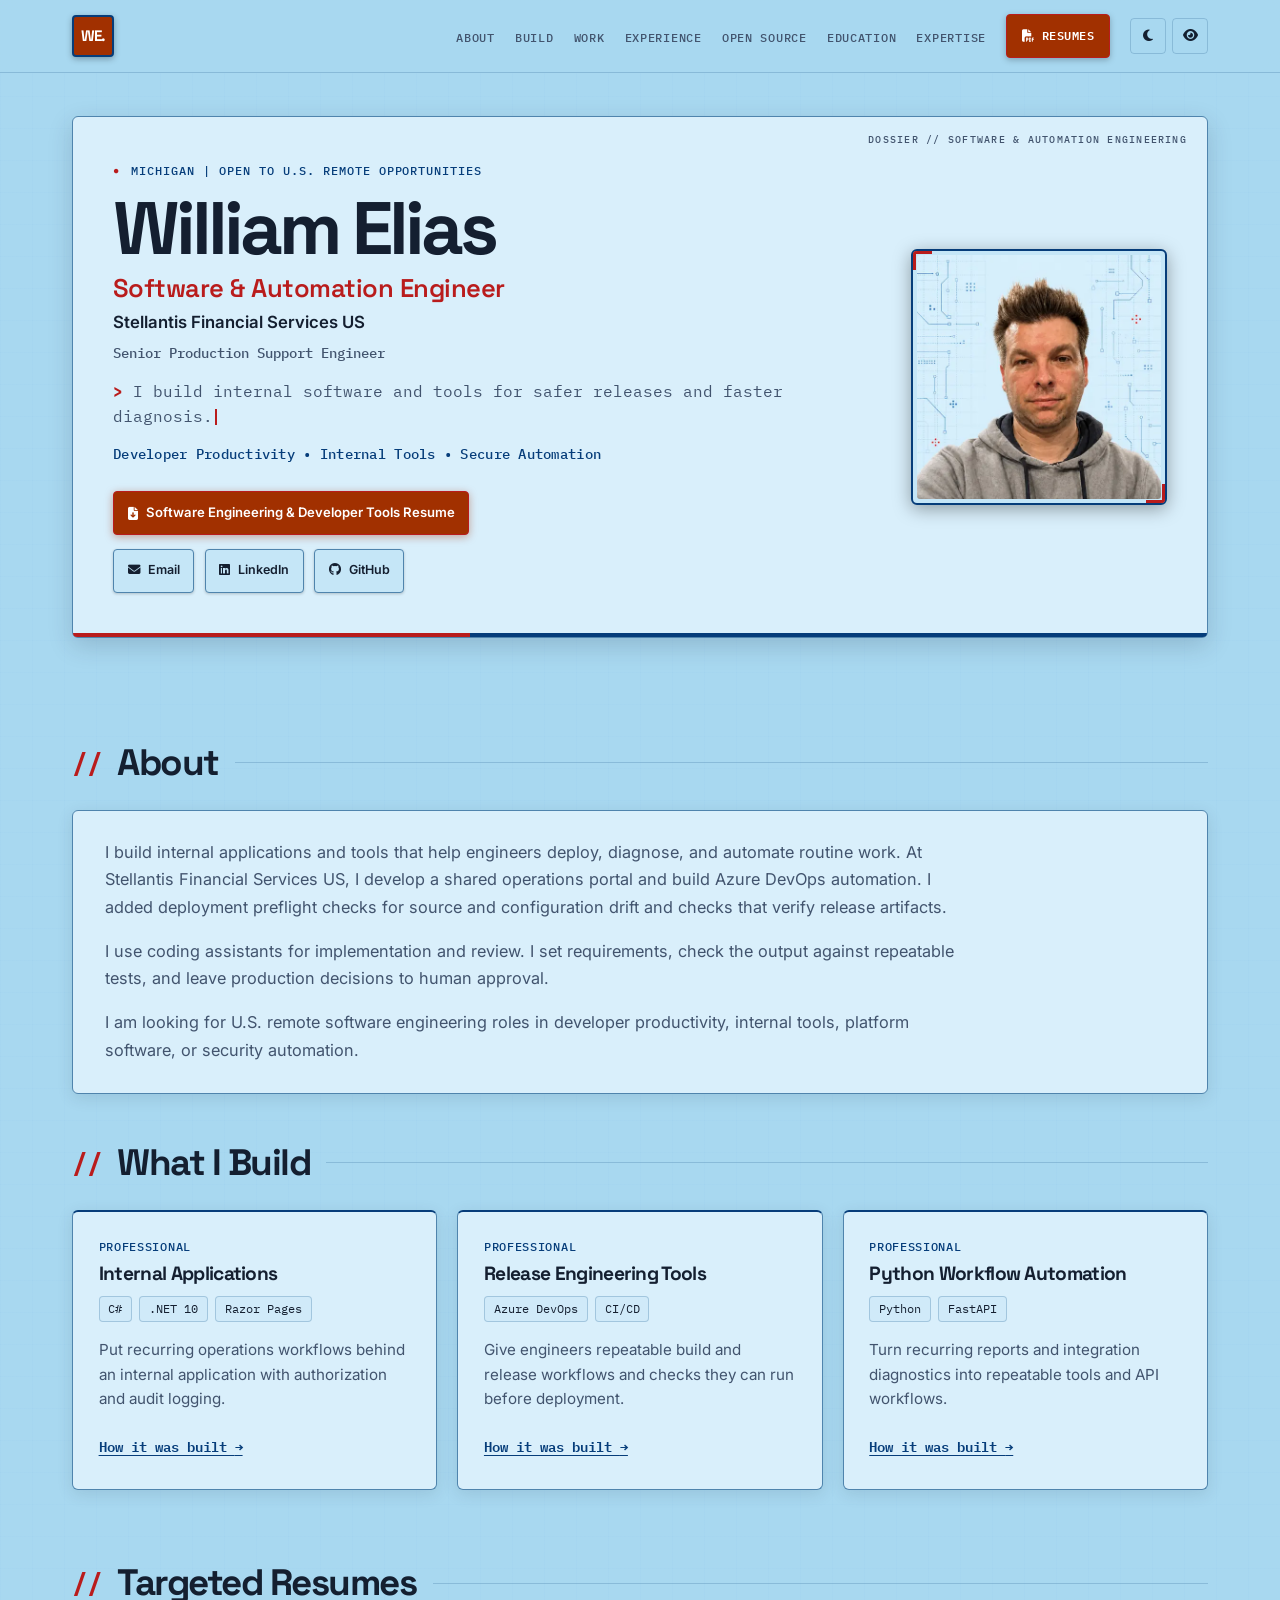
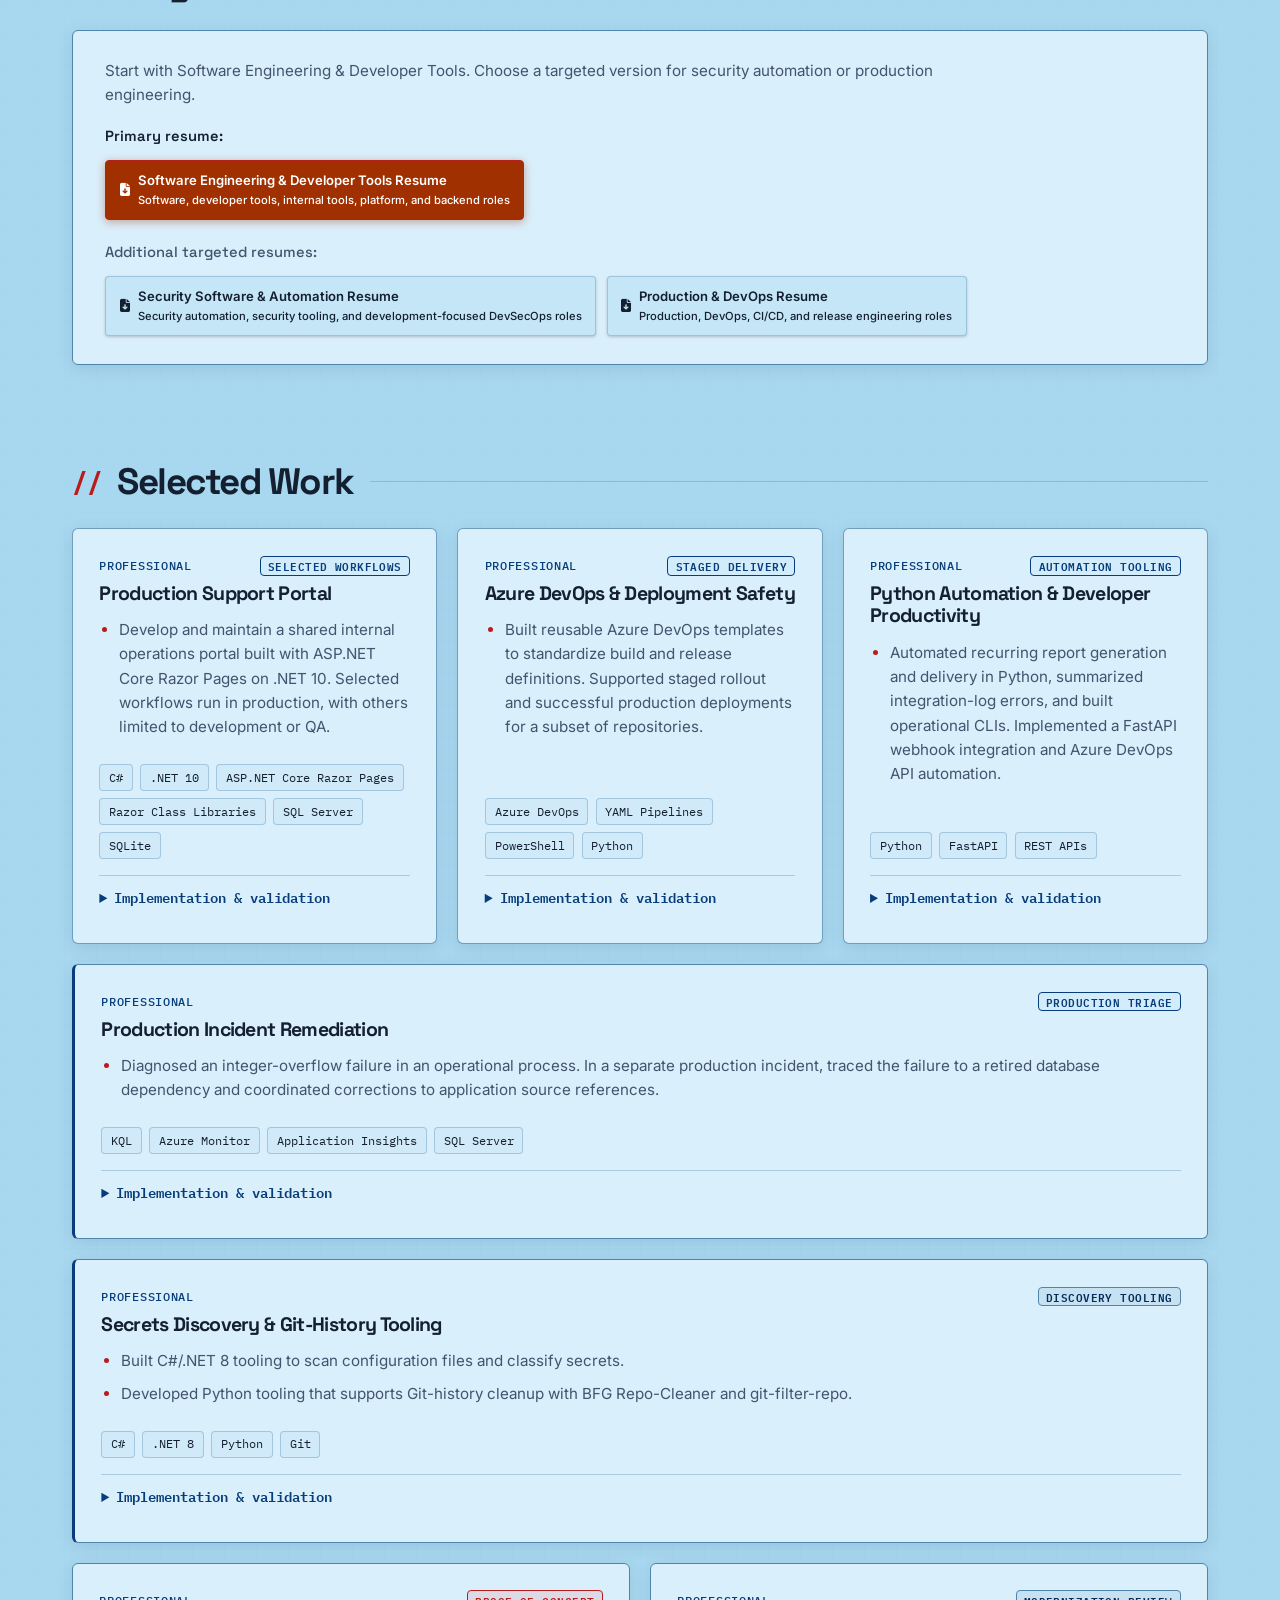
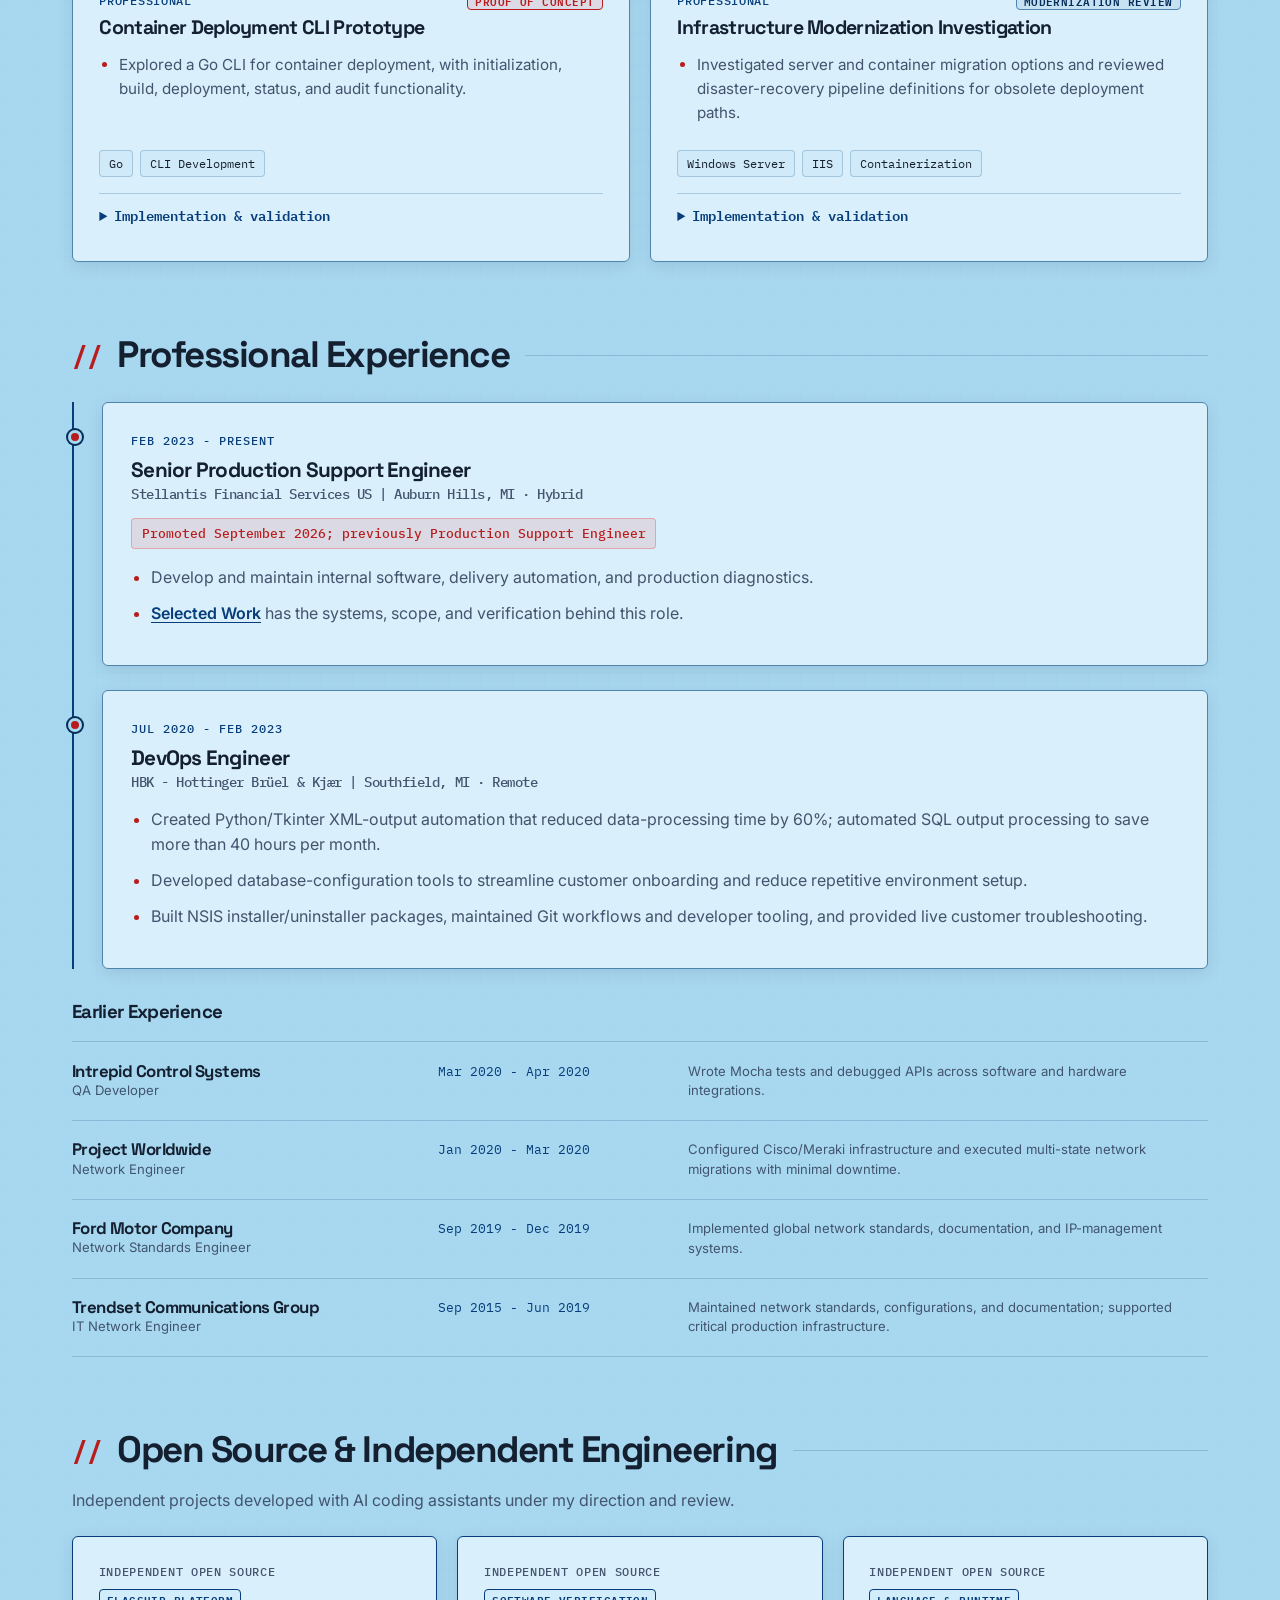
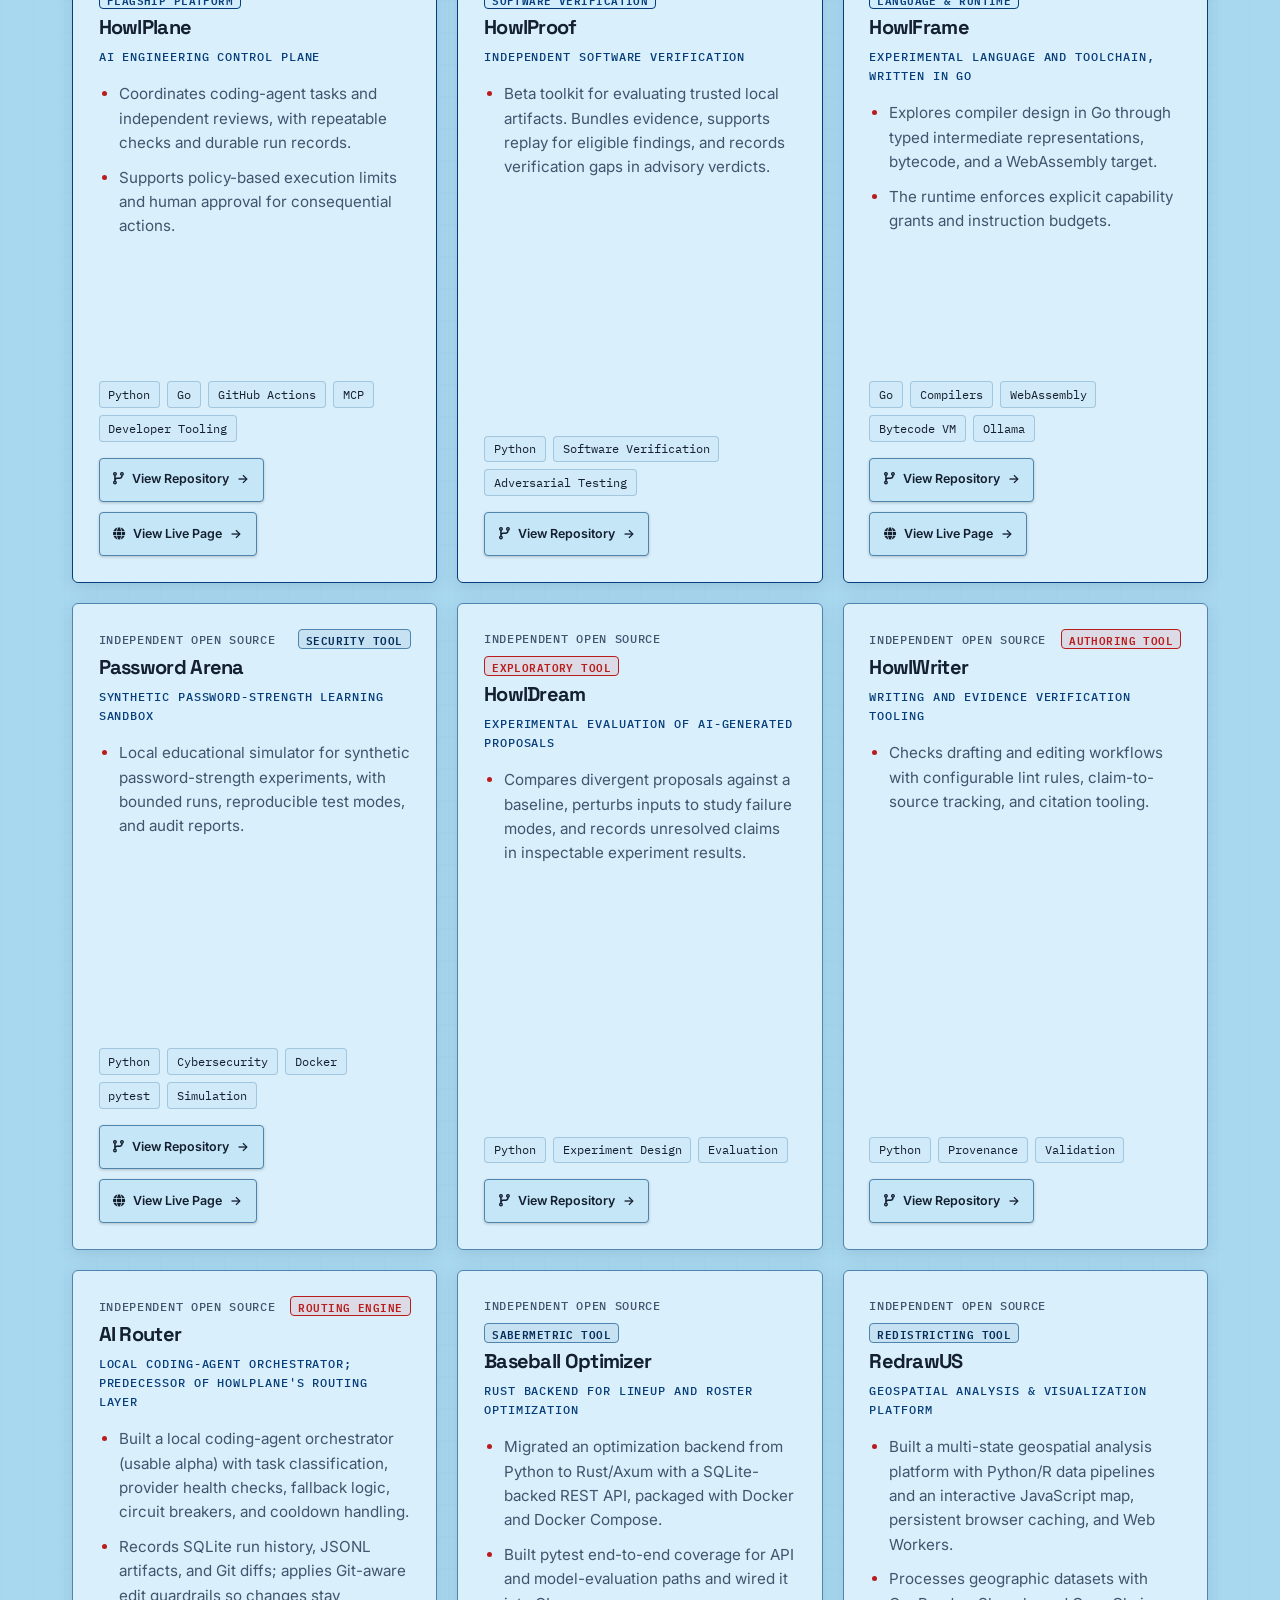
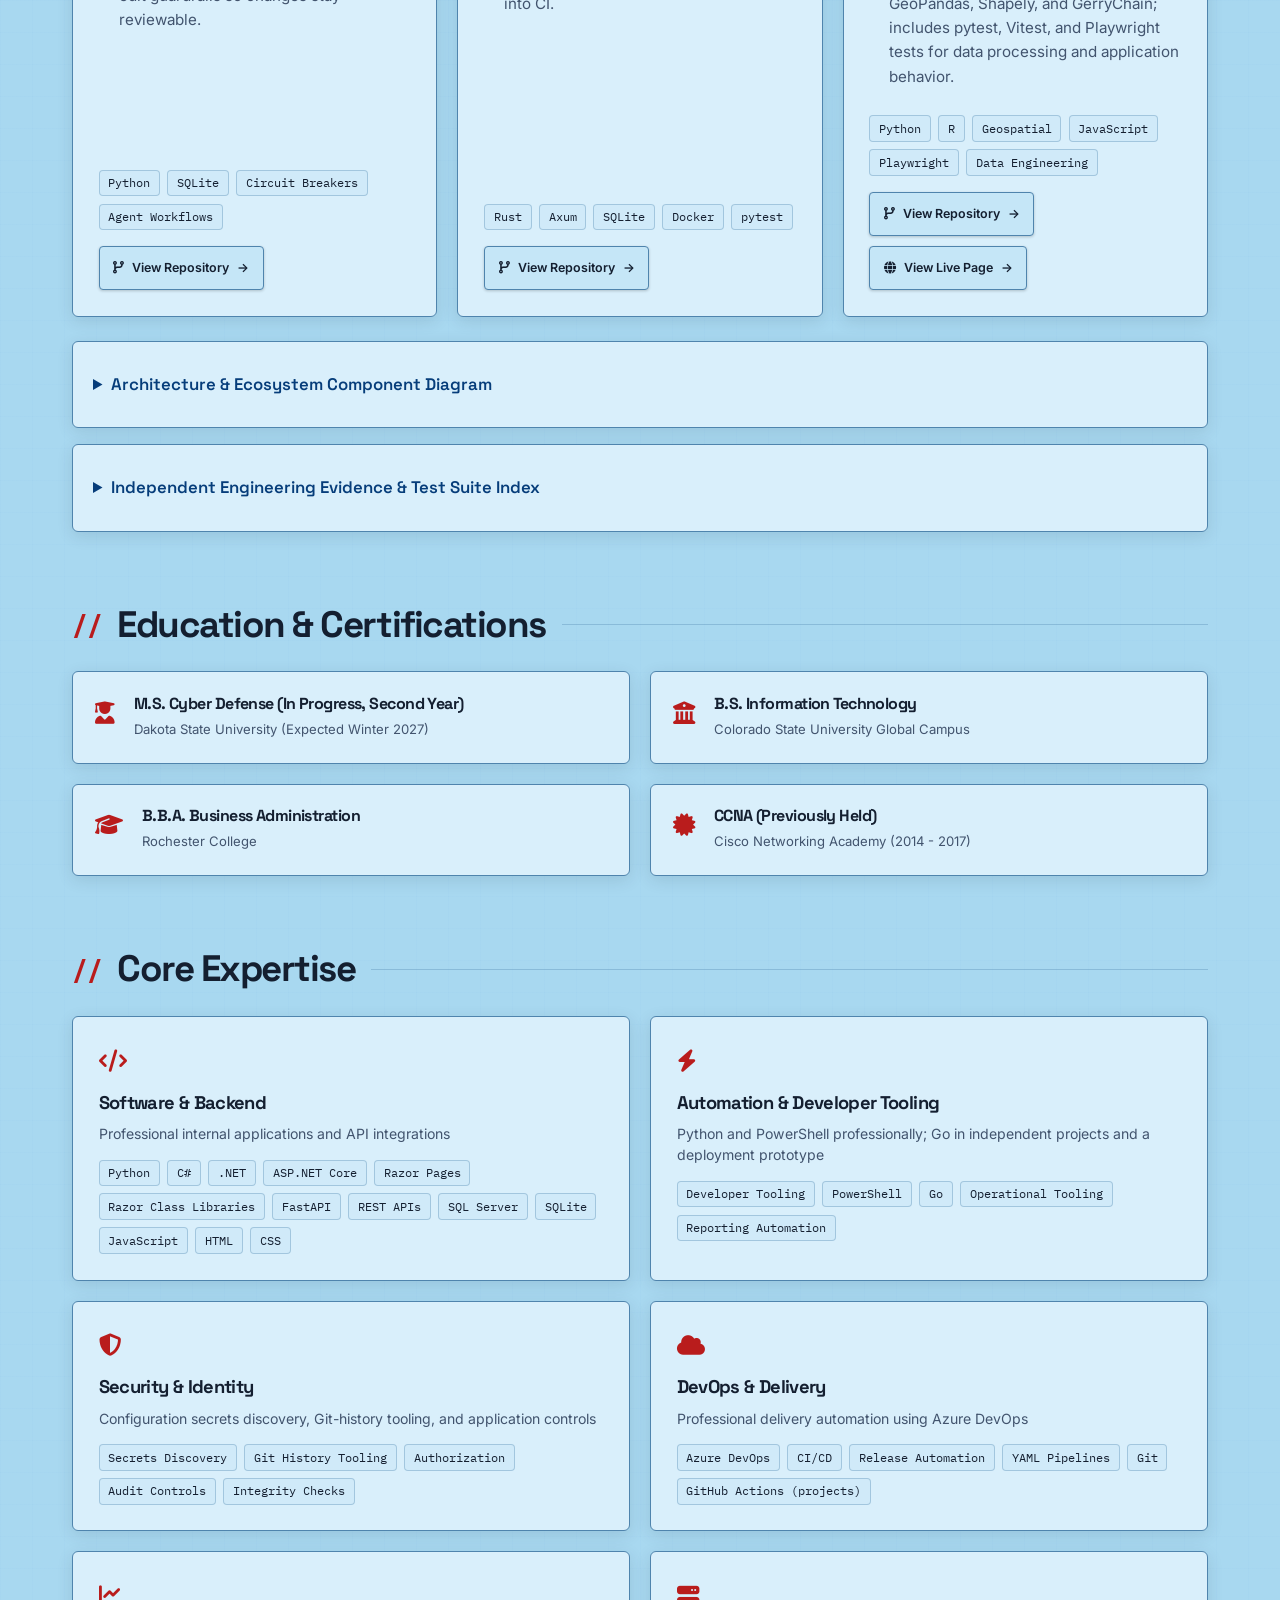
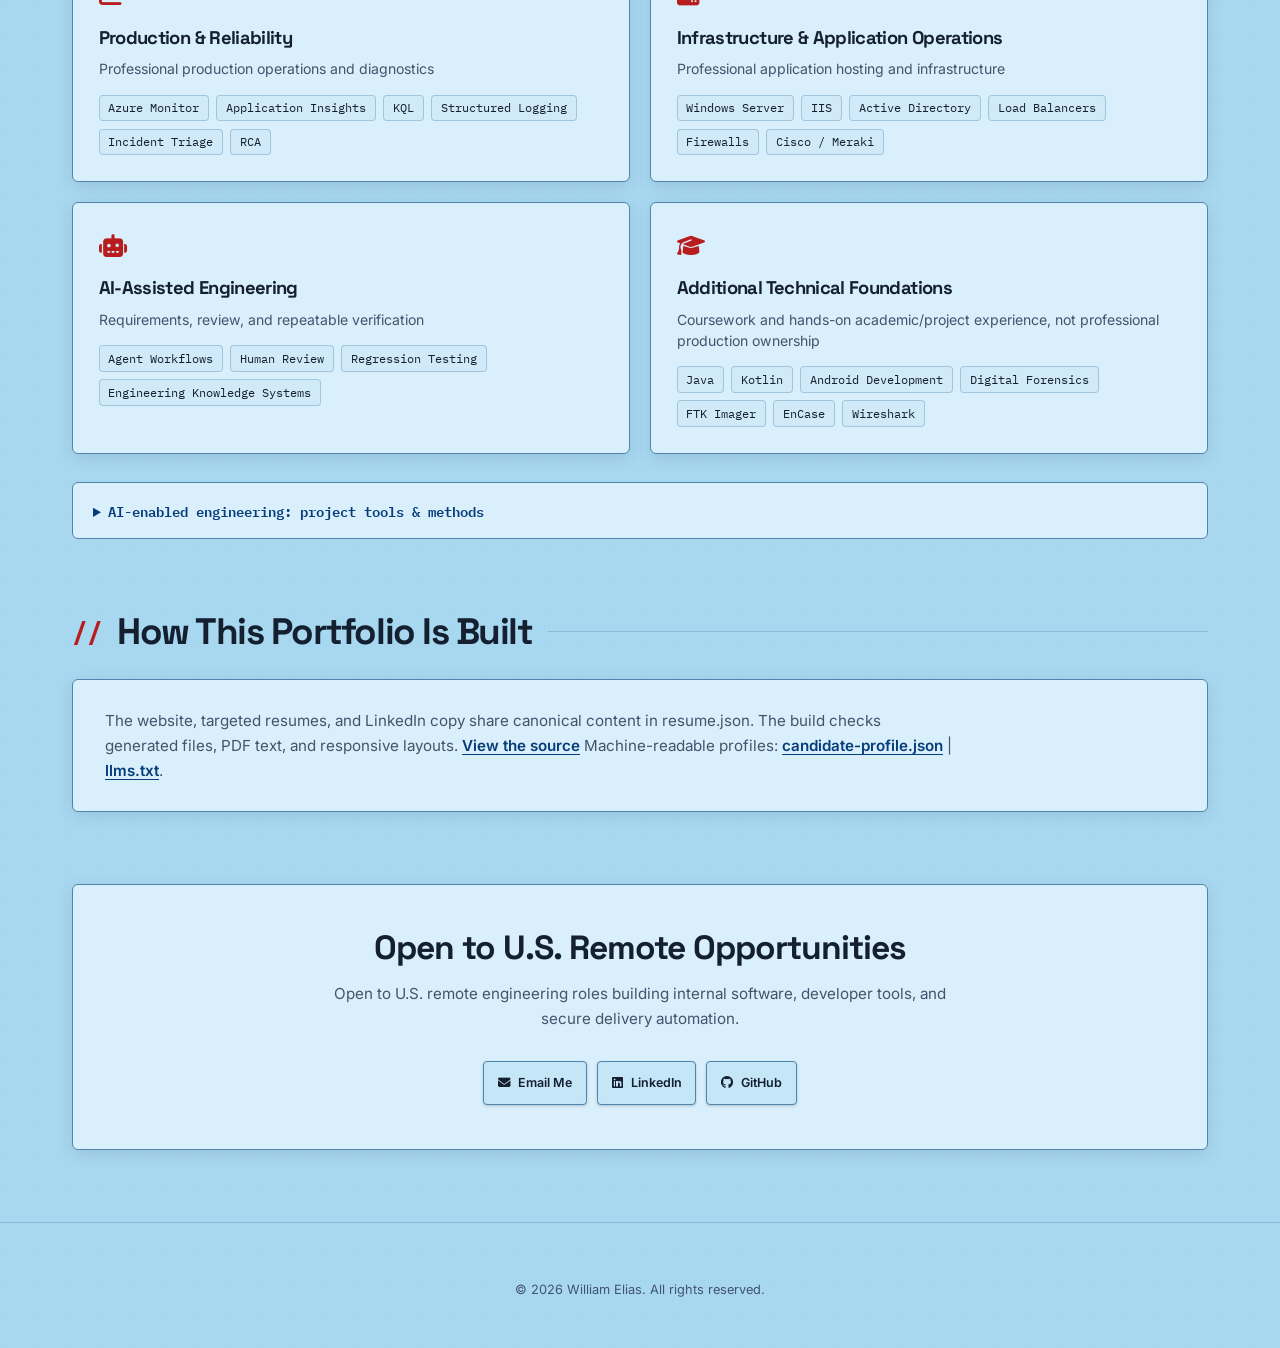
<file: index.html>
<!DOCTYPE html>
<html lang="en">
<head>
    <meta charset="UTF-8">
    <meta name="viewport" content="width=device-width, initial-scale=1.0">
    <title>William Elias | Software &amp; Automation Engineer</title>
    <meta name="description" content="William Elias builds internal software, developer tools, and security automation using Python, .NET, and Azure DevOps, with production reliability experience.">
    <!-- Open Graph / Social Media Preview Meta Tags -->
    <meta property="og:title" content="William Elias | Software &amp; Automation Engineer">
    <meta property="og:description" content="Internal software, developer productivity, and secure automation grounded in production engineering.">
    <meta property="og:image" content="https://howlcipher.github.io/william_elias/preview.jpg">
    <meta property="og:url" content="https://howlcipher.github.io/william_elias/">
    <meta property="og:type" content="website">
    <meta property="og:site_name" content="William Elias | Software &amp; Automation Engineer">
    <meta name="twitter:card" content="summary_large_image">
    <meta name="twitter:image" content="https://howlcipher.github.io/william_elias/preview.jpg">
    <meta name="twitter:title" content="William Elias | Software &amp; Automation Engineer">
    <meta name="twitter:description" content="Internal software, developer productivity, and secure automation grounded in production engineering.">
    <link rel="canonical" href="https://howlcipher.github.io/william_elias/">
    <link rel="icon" type="image/svg+xml" href="favicon.svg">
    <link rel="preconnect" href="https://fonts.googleapis.com">
    <link rel="preconnect" href="https://fonts.gstatic.com" crossorigin>
    <link href="https://fonts.googleapis.com/css2?family=IBM+Plex+Mono:wght@400;500;600&family=Inter:wght@400;500;600;700&family=Space+Grotesk:wght@500;600;700&display=swap" rel="stylesheet">
    <link rel="stylesheet" href="https://cdnjs.cloudflare.com/ajax/libs/font-awesome/6.4.0/css/all.min.css" integrity="sha512-iecdLmaskl7CVkqkXNQ/ZH/XLlvWZOJyj7Yy7tcenmpD1ypASozpmT/E0iPtmFIB46ZmdtAc9eNBvH0H/ZpiBw==" crossorigin="anonymous">
    <link rel="stylesheet" href="style.css">
    <link rel="alternate" type="application/json" title="Candidate Profile (JSON)" href="candidate-profile.json">
    <link rel="author" type="text/plain" href="llms.txt">
    <!-- BUILD:JSONLD:START --><script type="application/ld+json">{
  "@context": "https://schema.org",
  "@type": "ProfilePage",
  "name": "William Elias | Software & Automation Engineer",
  "mainEntity": {
    "@type": "Person",
    "name": "William Elias",
    "jobTitle": "Senior Production Support Engineer",
    "description": "Software and automation engineer building internal applications and developer tools for safer releases and production diagnostics.",
    "worksFor": {
      "@type": "Organization",
      "name": "Stellantis Financial Services US"
    },
    "alumniOf": [
      {
        "@type": "CollegeOrUniversity",
        "name": "Dakota State University"
      },
      {
        "@type": "CollegeOrUniversity",
        "name": "Colorado State University Global Campus"
      },
      {
        "@type": "CollegeOrUniversity",
        "name": "Rochester College"
      }
    ],
    "hasCredential": [
      {
        "@type": "EducationalOccupationalCredential",
        "name": "CCNA (Previously Held)"
      }
    ],
    "url": "https://howlcipher.github.io/william_elias/",
    "image": "https://howlcipher.github.io/william_elias/assets/images/william-elias-profile-hoodie-dark.webp",
    "sameAs": [
      "https://linkedin.com/in/wylelias",
      "https://github.com/howlcipher"
    ],
    "knowsAbout": [
      "Software Engineering",
      "Developer Productivity",
      "Internal Tools",
      "Security Automation",
      "Python",
      "C# / .NET",
      "ASP.NET Core",
      "Razor Pages",
      "Azure DevOps",
      "CI/CD",
      "Production Reliability"
    ],
    "@id": "https://howlcipher.github.io/william_elias/#person"
  },
  "url": "https://howlcipher.github.io/william_elias/",
  "isPartOf": {
    "@type": "WebSite",
    "@id": "https://howlcipher.github.io/william_elias/#website",
    "url": "https://howlcipher.github.io/william_elias/",
    "name": "William Elias",
    "about": {
      "@id": "https://howlcipher.github.io/william_elias/#person"
    }
  }
}</script><!-- BUILD:JSONLD:END -->
</head>
<body id="top">
    <a href="#main-content" class="skip-link">Skip to main content</a>
    <nav class="navbar" aria-label="Main navigation">
        <div class="nav-content">
            <a href="#top" class="logo" aria-label="Home — return to top">WE.</a>
            <div class="nav-right">
                <ul class="nav-links">
                    <li><a href="#about">About</a></li>
                    <li><a href="#what-i-build">Build</a></li>
                    <li><a href="#programs">Work</a></li>
                    <li><a href="#experience">Experience</a></li>
                    <li><a href="#projects">Open Source</a></li>
                    <li><a href="#education">Education</a></li>
                    <li><a href="#skills">Expertise</a></li>
                </ul>
                <!-- BUILD:NAV_RESUME:START --><a href="#resume-downloads" class="nav-resume-btn"><i class="fas fa-file-pdf" aria-hidden="true"></i> Resumes</a><!-- BUILD:NAV_RESUME:END -->
                <div class="theme-controls">
                    <button id="theme-toggle" class="icon-btn" aria-label="Toggle Light/Dark Mode" title="Toggle Theme" aria-pressed="true"><i class="fas fa-sun" aria-hidden="true"></i></button>
                    <button id="colorblind-toggle" class="icon-btn" aria-label="Toggle Colorblind Mode" title="Toggle High Contrast / Colorblind Mode" aria-pressed="false"><i class="fas fa-eye" aria-hidden="true"></i></button>
                </div>
                <button class="mobile-menu-btn" aria-label="Toggle Menu" aria-expanded="false" aria-controls="mobile-nav"><i class="fas fa-bars" aria-hidden="true"></i></button>
            </div>
        </div>
    </nav>

    <!-- Mobile Navigation Overlay -->
    <div class="mobile-nav" id="mobile-nav" aria-hidden="true">
        <ul class="mobile-nav-links">
            <li><a href="#about" class="mobile-link">About</a></li>
            <li><a href="#what-i-build" class="mobile-link">Build</a></li>
            <li><a href="#programs" class="mobile-link">Work</a></li>
            <li><a href="#experience" class="mobile-link">Experience</a></li>
            <li><a href="#projects" class="mobile-link">Open Source</a></li>
            <li><a href="#education" class="mobile-link">Education</a></li>
            <li><a href="#skills" class="mobile-link">Expertise</a></li>
            <!-- BUILD:MOBILE_NAV_RESUME:START --><li><a href="William_Elias_Software_Platform_Resume.pdf" target="_blank" rel="noopener noreferrer" class="mobile-link mobile-resume-link" data-resume-variant="software_platform"><i class="fas fa-file-arrow-down" aria-hidden="true"></i> <span class="resume-text"><span class="resume-label">Software Engineering &amp; Developer Tools Resume</span></span><span class="visually-hidden"> (PDF)</span></a></li><!-- BUILD:MOBILE_NAV_RESUME:END -->
        </ul>
    </div>

    <main class="container" id="main-content">
        <header class="hero fade-in">
            <div class="hero-content" id="hero-content-target">
                <!-- BUILD:HERO:START --><p class="eyebrow">Michigan | Open to U.S. Remote Opportunities</p><h1>William Elias</h1><h2 class="subtitle">Software &amp; Automation Engineer</h2><p class="hero-employer">Stellantis Financial Services US</p><p class="hero-current-role">Senior Production Support Engineer</p><p class="tagline terminal-type">I build internal software and tools for safer releases and faster diagnosis.</p><p class="hero-supporting">Developer Productivity • Internal Tools • Secure Automation</p><div class="profile-module"><div class="profile-frame"><img class="profile-photo" src="assets/images/william-elias-profile-hoodie-dark.webp" data-photo-dark="assets/images/william-elias-profile-hoodie-dark.webp" data-photo-light="assets/images/william-elias-profile-hoodie-light.webp" width="512" height="512" decoding="async" fetchpriority="high" alt="Portrait of William Elias"></div></div><div class="resume-actions" role="group" aria-label="Download a targeted resume (PDF)"><a href="William_Elias_Software_Platform_Resume.pdf" target="_blank" rel="noopener noreferrer" class="contact-pill primary-action resume-action" data-resume-variant="software_platform"><i class="fas fa-file-arrow-down" aria-hidden="true"></i> <span class="resume-text"><span class="resume-label">Software Engineering &amp; Developer Tools Resume</span></span><span class="visually-hidden"> (PDF)</span></a></div><div class="contact-info"><a href="mailto:WylElias.123@gmail.com" class="contact-pill"><i class="fas fa-envelope" aria-hidden="true"></i> Email</a><a href="https://linkedin.com/in/wylelias" target="_blank" rel="noopener noreferrer" class="contact-pill"><i class="fab fa-linkedin" aria-hidden="true"></i> LinkedIn</a><a href="https://github.com/howlcipher" target="_blank" rel="noopener noreferrer" class="contact-pill"><i class="fab fa-github" aria-hidden="true"></i> GitHub</a></div><!-- BUILD:HERO:END -->
            </div>
        </header>
        <section id="about" class="section fade-in" aria-labelledby="about-title">
            <h2 class="section-title" id="about-title">About</h2>
            <!-- BUILD:ABOUT:START --><div class="card about-copy"><p>I build internal applications and tools that help engineers deploy, diagnose, and automate routine work. At Stellantis Financial Services US, I develop a shared operations portal and build Azure DevOps automation. I added deployment preflight checks for source and configuration drift and checks that verify release artifacts.</p><p>I use coding assistants for implementation and review. I set requirements, check the output against repeatable tests, and leave production decisions to human approval.</p><p>I am looking for U.S. remote software engineering roles in developer productivity, internal tools, platform software, or security automation.</p></div><!-- BUILD:ABOUT:END -->
        </section>
        <section id="what-i-build" class="section fade-in" aria-labelledby="what-i-build-title">
            <h2 class="section-title" id="what-i-build-title">What I Build</h2>
            <div class="build-grid" id="what-i-build-target">
                <!-- BUILD:WHAT_I_BUILD:START --><article class="build-card card"><p class="provenance-label">Professional</p><h3>Internal Applications</h3><div class="skill-tags build-stack"><span>C#</span><span>.NET 10</span><span>Razor Pages</span></div><p class="build-summary">Put recurring operations workflows behind an internal application with authorization and audit logging.</p><a href="#program-internal-software" class="inline-link build-link">How it was built <span aria-hidden="true">&rarr;</span></a></article><article class="build-card card"><p class="provenance-label">Professional</p><h3>Release Engineering Tools</h3><div class="skill-tags build-stack"><span>Azure DevOps</span><span>CI/CD</span></div><p class="build-summary">Give engineers repeatable build and release workflows and checks they can run before deployment.</p><a href="#program-cicd-release" class="inline-link build-link">How it was built <span aria-hidden="true">&rarr;</span></a></article><article class="build-card card"><p class="provenance-label">Professional</p><h3>Python Workflow Automation</h3><div class="skill-tags build-stack"><span>Python</span><span>FastAPI</span></div><p class="build-summary">Turn recurring reports and integration diagnostics into repeatable tools and API workflows.</p><a href="#program-python-productivity" class="inline-link build-link">How it was built <span aria-hidden="true">&rarr;</span></a></article><!-- BUILD:WHAT_I_BUILD:END -->
            </div>
        </section>
        <section id="resume-downloads" class="section resume-choice fade-in" aria-labelledby="resume-choice-title">
            <h2 class="section-title" id="resume-choice-title">Targeted Resumes</h2>
            <div class="card resume-choice-card">
                <!-- BUILD:RESUME_CHOICE:START --><p class="resume-choice-intro">Start with Software Engineering &amp; Developer Tools. Choose a targeted version for security automation or production engineering.</p><p class="resume-choice-label" id="resume-choice-label">Primary resume:</p><div class="resume-choice-actions" role="group" aria-labelledby="resume-choice-label"><a href="William_Elias_Software_Platform_Resume.pdf" target="_blank" rel="noopener noreferrer" class="contact-pill primary-action resume-action" data-resume-variant="software_platform"><i class="fas fa-file-arrow-down" aria-hidden="true"></i> <span class="resume-text"><span class="resume-label">Software Engineering &amp; Developer Tools Resume</span><span class="resume-audience">Software, developer tools, internal tools, platform, and backend roles</span></span><span class="visually-hidden"> (PDF)</span></a></div><p class="resume-choice-label resume-secondary-label" id="resume-secondary-label">Additional targeted resumes:</p><div class="resume-choice-actions resume-secondary-actions" role="group" aria-labelledby="resume-secondary-label"><a href="William_Elias_Security_Automation_Resume.pdf" target="_blank" rel="noopener noreferrer" class="contact-pill resume-secondary" data-resume-variant="security_automation"><i class="fas fa-file-arrow-down" aria-hidden="true"></i> <span class="resume-text"><span class="resume-label">Security Software &amp; Automation Resume</span><span class="resume-audience">Security automation, security tooling, and development-focused DevSecOps roles</span></span><span class="visually-hidden"> (PDF)</span></a><a href="William_Elias_Production_DevOps_Resume.pdf" target="_blank" rel="noopener noreferrer" class="contact-pill resume-secondary" data-resume-variant="production_devops"><i class="fas fa-file-arrow-down" aria-hidden="true"></i> <span class="resume-text"><span class="resume-label">Production &amp; DevOps Resume</span><span class="resume-audience">Production, DevOps, CI/CD, and release engineering roles</span></span><span class="visually-hidden"> (PDF)</span></a></div><!-- BUILD:RESUME_CHOICE:END -->
            </div>
        </section>
        <section id="programs" class="section fade-in">
            <h2 class="section-title">Selected Work</h2>
            <div class="programs-grid" id="programs-target">
                <!-- BUILD:PROGRAMS:START --><article class="program-card card program-featured" id="program-internal-software"><div class="card-meta"><p class="provenance-label">Professional</p><span class="status-badge status-prod">Selected Workflows</span></div><h3>Production Support Portal</h3><ul><li>Develop and maintain a shared internal operations portal built with ASP.NET Core Razor Pages on .NET 10. Selected workflows run in production, with others limited to development or QA.</li></ul><div class="skill-tags"><span>C#</span><span>.NET 10</span><span>ASP.NET Core Razor Pages</span><span>Razor Class Libraries</span><span>SQL Server</span><span>SQLite</span></div><details class="program-details"><summary>Implementation &amp; validation</summary><ul><li>Implemented authorization and audit logging for portal workflows that use Windows authentication and Active Directory identities.</li><li>Razor Class Libraries organize modules contributed by multiple developers. Workflows use SQL Server and SQLite.</li></ul></details></article><article class="program-card card program-featured" id="program-cicd-release"><div class="card-meta"><p class="provenance-label">Professional</p><span class="status-badge status-prod">Staged Delivery</span></div><h3>Azure DevOps &amp; Deployment Safety</h3><ul><li>Built reusable Azure DevOps templates to standardize build and release definitions. Supported staged rollout and successful production deployments for a subset of repositories.</li></ul><div class="skill-tags"><span>Azure DevOps</span><span>YAML Pipelines</span><span>PowerShell</span><span>Python</span></div><details class="program-details"><summary>Implementation &amp; validation</summary><ul><li>Added deployment preflight checks for source and configuration drift, verified release artifacts, and added safeguards for server-specific files.</li><li>Tracked the repository inventory, pipeline configuration, build verification, and deployment dry runs separately from production rollout.</li></ul><div class="architecture-diagram-container"><svg class="architecture-svg" viewBox="0 0 720 120" role="img" aria-label="Conceptual architecture diagram of deployment safeguard layers: Preflight drift checks, standardized Azure DevOps pipeline templates, and safeguards for server-specific files" xmlns="http://www.w3.org/2000/svg"><!-- Layer 1: Preflight Drift Checks --><rect x="8" y="15" width="210" height="90" rx="6" fill="var(--panel-solid)" stroke="var(--line)" stroke-width="1.5"/><text x="22" y="42" fill="var(--ink)" font-family="Space Grotesk, sans-serif" font-size="14" font-weight="600">Preflight Drift Checks</text><text x="22" y="66" fill="var(--muted)" font-family="IBM Plex Mono, monospace" font-size="11">Source &amp; Configuration Drift</text><text x="22" y="86" fill="var(--blue)" font-family="IBM Plex Mono, monospace" font-size="10">Pre-Deployment Verification</text><!-- Layer Connector --><line x1="222" y1="60" x2="250" y2="60" stroke="var(--line)" stroke-width="1.5" stroke-dasharray="3 3"/><!-- Layer 2: Standardized Templates --><rect x="254" y="15" width="212" height="90" rx="6" fill="var(--panel-solid)" stroke="var(--blue)" stroke-width="1.5"/><text x="268" y="42" fill="var(--ink)" font-family="Space Grotesk, sans-serif" font-size="14" font-weight="600">Standardized Templates</text><text x="268" y="66" fill="var(--muted)" font-family="IBM Plex Mono, monospace" font-size="11">Azure DevOps YAML Pipelines</text><text x="268" y="86" fill="var(--blue)" font-family="IBM Plex Mono, monospace" font-size="10">Staged Release for Repo Subset</text><!-- Layer Connector --><line x1="470" y1="60" x2="498" y2="60" stroke="var(--line)" stroke-width="1.5" stroke-dasharray="3 3"/><!-- Layer 3: Target Safeguards --><rect x="502" y="15" width="210" height="90" rx="6" fill="var(--panel-solid)" stroke="var(--line-prominent)" stroke-width="1.5"/><text x="516" y="42" fill="var(--ink)" font-family="Space Grotesk, sans-serif" font-size="14" font-weight="600">Artifacts &amp; Safeguards</text><text x="516" y="66" fill="var(--muted)" font-family="IBM Plex Mono, monospace" font-size="11">Release Artifacts Verification</text><text x="516" y="86" fill="var(--blue)" font-family="IBM Plex Mono, monospace" font-size="10">Server-Specific File Protections</text></svg><p class="diagram-caption">Figure 1: Conceptual architecture of deployment safeguard layers: preflight drift checks, standardized pipeline templates, and server-specific file protections.</p></div></details></article><article class="program-card card program-featured" id="program-python-productivity"><div class="card-meta"><p class="provenance-label">Professional</p><span class="status-badge status-prod">Automation Tooling</span></div><h3>Python Automation &amp; Developer Productivity</h3><ul><li>Automated recurring report generation and delivery in Python, summarized integration-log errors, and built operational CLIs. Implemented a FastAPI webhook integration and Azure DevOps API automation.</li></ul><div class="skill-tags"><span>Python</span><span>FastAPI</span><span>REST APIs</span></div><details class="program-details"><summary>Implementation &amp; validation</summary><ul><li>Built engineering-document search alongside tools for routine operations.</li></ul></details></article><article class="program-card card program-wide" id="program-production-reliability"><div class="card-meta"><p class="provenance-label">Professional</p><span class="status-badge status-prod">Production Triage</span></div><h3>Production Incident Remediation</h3><ul><li>Diagnosed an integer-overflow failure in an operational process. In a separate production incident, traced the failure to a retired database dependency and coordinated corrections to application source references.</li></ul><div class="skill-tags"><span>KQL</span><span>Azure Monitor</span><span>Application Insights</span><span>SQL Server</span></div><details class="program-details"><summary>Implementation &amp; validation</summary><ul><li>Participate in production releases and investigate application, integration, and database issues using KQL, Azure Monitor, and Application Insights.</li></ul></details></article><article class="program-card card program-wide" id="program-security-remediation"><div class="card-meta"><p class="provenance-label">Professional</p><span class="status-badge status-completed">Discovery Tooling</span></div><h3>Secrets Discovery &amp; Git-History Tooling</h3><ul><li>Built C#/.NET 8 tooling to scan configuration files and classify secrets.</li><li>Developed Python tooling that supports Git-history cleanup with BFG Repo-Cleaner and git-filter-repo.</li></ul><div class="skill-tags"><span>C#</span><span>.NET 8</span><span>Python</span><span>Git</span></div><details class="program-details"><summary>Implementation &amp; validation</summary><ul><li>Used integrity checks during configuration scans and kept secret values out of the resulting reports.</li><li>Git-history cleanup and credential lifecycle actions have separate scopes.</li></ul></details></article><article class="program-card card" id="program-deployment-tooling"><div class="card-meta"><p class="provenance-label">Professional</p><span class="status-badge status-prototype">Proof of Concept</span></div><h3>Container Deployment CLI Prototype</h3><ul><li>Explored a Go CLI for container deployment, with initialization, build, deployment, status, and audit functionality.</li></ul><div class="skill-tags"><span>Go</span><span>CLI Development</span></div><details class="program-details"><summary>Implementation &amp; validation</summary><ul><li>Push and rollback commands remained unimplemented, and verification was incomplete. The tool stayed at proof-of-concept stage.</li></ul></details></article><article class="program-card card" id="program-infrastructure-modernization"><div class="card-meta"><p class="provenance-label">Professional</p><span class="status-badge status-completed">Modernization Review</span></div><h3>Infrastructure Modernization Investigation</h3><ul><li>Investigated server and container migration options and reviewed disaster-recovery pipeline definitions for obsolete deployment paths.</li></ul><div class="skill-tags"><span>Windows Server</span><span>IIS</span><span>Containerization</span></div><details class="program-details"><summary>Implementation &amp; validation</summary><ul><li>Exploratory work included a separate Blazor container-hosting proof of concept.</li></ul></details></article><!-- BUILD:PROGRAMS:END -->
            </div>
        </section>
        <section id="experience" class="section fade-in">
            <h2 class="section-title">Professional Experience</h2>
            <div id="experience-target">
                <!-- BUILD:EXPERIENCE:START --><div class="timeline"><div class="timeline-item card"><div class="timeline-dot"></div><div class="timeline-date">Feb 2023 - Present</div><div class="timeline-content"><h3>Senior Production Support Engineer</h3><h4>Stellantis Financial Services US | Auburn Hills, MI · Hybrid</h4><p class="timeline-promotion">Promoted September 2026; previously Production Support Engineer</p><ul><li>Develop and maintain internal software, delivery automation, and production diagnostics.</li><li><a href="#programs" class="inline-link">Selected Work</a> has the systems, scope, and verification behind this role.</li></ul></div></div><div class="timeline-item card"><div class="timeline-dot"></div><div class="timeline-date">Jul 2020 - Feb 2023</div><div class="timeline-content"><h3>DevOps Engineer</h3><h4>HBK - Hottinger Brüel &amp; Kjær | Southfield, MI · Remote</h4><ul><li>Created Python/Tkinter XML-output automation that reduced data-processing time by 60%; automated SQL output processing to save more than 40 hours per month.</li><li>Developed database-configuration tools to streamline customer onboarding and reduce repetitive environment setup.</li><li>Built NSIS installer/uninstaller packages, maintained Git workflows and developer tooling, and provided live customer troubleshooting.</li></ul></div></div></div><div class="earlier-experience"><h3>Earlier Experience</h3><div class="additional-experience"><article class="additional-item"><div><h3>Intrepid Control Systems</h3><p>QA Developer</p></div><p class="additional-date">Mar 2020 - Apr 2020</p><p class="additional-summary">Wrote Mocha tests and debugged APIs across software and hardware integrations.</p></article><article class="additional-item"><div><h3>Project Worldwide</h3><p>Network Engineer</p></div><p class="additional-date">Jan 2020 - Mar 2020</p><p class="additional-summary">Configured Cisco/Meraki infrastructure and executed multi-state network migrations with minimal downtime.</p></article><article class="additional-item"><div><h3>Ford Motor Company</h3><p>Network Standards Engineer</p></div><p class="additional-date">Sep 2019 - Dec 2019</p><p class="additional-summary">Implemented global network standards, documentation, and IP-management systems.</p></article><article class="additional-item"><div><h3>Trendset Communications Group</h3><p>IT Network Engineer</p></div><p class="additional-date">Sep 2015 - Jun 2019</p><p class="additional-summary">Maintained network standards, configurations, and documentation; supported critical production infrastructure.</p></article></div></div><!-- BUILD:EXPERIENCE:END -->
            </div>
        </section>
        <section id="projects" class="section fade-in">
            <h2 class="section-title">Open Source &amp; Independent Engineering</h2>
            <p class="section-intro"><!-- BUILD:PROJECTS_INTRO:START -->Independent projects developed with AI coding assistants under my direction and review.<!-- BUILD:PROJECTS_INTRO:END --></p>
            <div class="projects-grid" id="projects-target">
                <!-- BUILD:PROJECTS:START --><div id="project-howlplane" class="project-card card project-featured"><div class="card-meta"><p class="provenance-label provenance-independent">Independent open source</p><span class="status-badge status-core">Flagship Platform</span></div><h3>HowlPlane</h3><div class="project-subtitle">AI Engineering Control Plane</div><ul><li>Coordinates coding-agent tasks and independent reviews, with repeatable checks and durable run records.</li><li>Supports policy-based execution limits and human approval for consequential actions.</li></ul><div class="skill-tags"><span>Python</span><span>Go</span><span>GitHub Actions</span><span>MCP</span><span>Developer Tooling</span></div><div class="project-card-footer"><a href="https://github.com/howlcipher/howlplane" target="_blank" rel="noopener noreferrer" class="contact-pill project-link"><i class="fas fa-code-branch" aria-hidden="true"></i> View Repository <span aria-hidden="true">&rarr;</span></a><a href="https://howlcipher.github.io/howlplane/" target="_blank" rel="noopener noreferrer" class="contact-pill project-live-link"><i class="fas fa-globe" aria-hidden="true"></i> View Live Page <span aria-hidden="true">&rarr;</span></a></div></div><div id="project-howlproof" class="project-card card project-featured"><div class="card-meta"><p class="provenance-label provenance-independent">Independent open source</p><span class="status-badge status-core">Software Verification</span></div><h3>HowlProof</h3><div class="project-subtitle">Independent Software Verification</div><ul><li>Beta toolkit for evaluating trusted local artifacts. Bundles evidence, supports replay for eligible findings, and records verification gaps in advisory verdicts.</li></ul><div class="skill-tags"><span>Python</span><span>Software Verification</span><span>Adversarial Testing</span></div><div class="project-card-footer"><a href="https://github.com/howlcipher/howlproof" target="_blank" rel="noopener noreferrer" class="contact-pill project-link"><i class="fas fa-code-branch" aria-hidden="true"></i> View Repository <span aria-hidden="true">&rarr;</span></a></div></div><div id="project-howlframe" class="project-card card project-featured"><div class="card-meta"><p class="provenance-label provenance-independent">Independent open source</p><span class="status-badge status-core">Language &amp; Runtime</span></div><h3>HowlFrame</h3><div class="project-subtitle">Experimental language and toolchain, written in Go</div><ul><li>Explores compiler design in Go through typed intermediate representations, bytecode, and a WebAssembly target.</li><li>The runtime enforces explicit capability grants and instruction budgets.</li></ul><div class="skill-tags"><span>Go</span><span>Compilers</span><span>WebAssembly</span><span>Bytecode VM</span><span>Ollama</span></div><div class="project-card-footer"><a href="https://github.com/howlcipher/howlframe" target="_blank" rel="noopener noreferrer" class="contact-pill project-link"><i class="fas fa-code-branch" aria-hidden="true"></i> View Repository <span aria-hidden="true">&rarr;</span></a><a href="https://howlcipher.github.io/howlframe/" target="_blank" rel="noopener noreferrer" class="contact-pill project-live-link"><i class="fas fa-globe" aria-hidden="true"></i> View Live Page <span aria-hidden="true">&rarr;</span></a></div></div><div id="project-password-arena" class="project-card card"><div class="card-meta"><p class="provenance-label provenance-independent">Independent open source</p><span class="status-badge status-completed">Security Tool</span></div><h3>Password Arena</h3><div class="project-subtitle">Synthetic password-strength learning sandbox</div><ul><li>Local educational simulator for synthetic password-strength experiments, with bounded runs, reproducible test modes, and audit reports.</li></ul><div class="skill-tags"><span>Python</span><span>Cybersecurity</span><span>Docker</span><span>pytest</span><span>Simulation</span></div><div class="project-card-footer"><a href="https://github.com/howlcipher/password_arena" target="_blank" rel="noopener noreferrer" class="contact-pill project-link"><i class="fas fa-code-branch" aria-hidden="true"></i> View Repository <span aria-hidden="true">&rarr;</span></a><a href="https://howlcipher.github.io/password_arena/" target="_blank" rel="noopener noreferrer" class="contact-pill project-live-link"><i class="fas fa-globe" aria-hidden="true"></i> View Live Page <span aria-hidden="true">&rarr;</span></a></div></div><div id="project-howldream" class="project-card card"><div class="card-meta"><p class="provenance-label provenance-independent">Independent open source</p><span class="status-badge status-prototype">Exploratory Tool</span></div><h3>HowlDream</h3><div class="project-subtitle">Experimental evaluation of AI-generated proposals</div><ul><li>Compares divergent proposals against a baseline, perturbs inputs to study failure modes, and records unresolved claims in inspectable experiment results.</li></ul><div class="skill-tags"><span>Python</span><span>Experiment Design</span><span>Evaluation</span></div><div class="project-card-footer"><a href="https://github.com/howlcipher/howldream" target="_blank" rel="noopener noreferrer" class="contact-pill project-link"><i class="fas fa-code-branch" aria-hidden="true"></i> View Repository <span aria-hidden="true">&rarr;</span></a></div></div><div id="project-howlwriter" class="project-card card"><div class="card-meta"><p class="provenance-label provenance-independent">Independent open source</p><span class="status-badge status-prototype">Authoring Tool</span></div><h3>HowlWriter</h3><div class="project-subtitle">Writing and evidence verification tooling</div><ul><li>Checks drafting and editing workflows with configurable lint rules, claim-to-source tracking, and citation tooling.</li></ul><div class="skill-tags"><span>Python</span><span>Provenance</span><span>Validation</span></div><div class="project-card-footer"><a href="https://github.com/howlcipher/howlwriter" target="_blank" rel="noopener noreferrer" class="contact-pill project-link"><i class="fas fa-code-branch" aria-hidden="true"></i> View Repository <span aria-hidden="true">&rarr;</span></a></div></div><div id="project-ai-router" class="project-card card"><div class="card-meta"><p class="provenance-label provenance-independent">Independent open source</p><span class="status-badge status-prototype">Routing Engine</span></div><h3>AI Router</h3><div class="project-subtitle">Local coding-agent orchestrator; predecessor of HowlPlane&#x27;s routing layer</div><ul><li>Built a local coding-agent orchestrator (usable alpha) with task classification, provider health checks, fallback logic, circuit breakers, and cooldown handling.</li><li>Records SQLite run history, JSONL artifacts, and Git diffs; applies Git-aware edit guardrails so changes stay reviewable.</li></ul><div class="skill-tags"><span>Python</span><span>SQLite</span><span>Circuit Breakers</span><span>Agent Workflows</span></div><div class="project-card-footer"><a href="https://github.com/howlcipher/ai_router" target="_blank" rel="noopener noreferrer" class="contact-pill project-link"><i class="fas fa-code-branch" aria-hidden="true"></i> View Repository <span aria-hidden="true">&rarr;</span></a></div></div><div id="project-baseball-optimizer" class="project-card card"><div class="card-meta"><p class="provenance-label provenance-independent">Independent open source</p><span class="status-badge status-completed">Sabermetric Tool</span></div><h3>Baseball Optimizer</h3><div class="project-subtitle">Rust backend for lineup and roster optimization</div><ul><li>Migrated an optimization backend from Python to Rust/Axum with a SQLite-backed REST API, packaged with Docker and Docker Compose.</li><li>Built pytest end-to-end coverage for API and model-evaluation paths and wired it into CI.</li></ul><div class="skill-tags"><span>Rust</span><span>Axum</span><span>SQLite</span><span>Docker</span><span>pytest</span></div><div class="project-card-footer"><a href="https://github.com/howlcipher/baseball_optimizer" target="_blank" rel="noopener noreferrer" class="contact-pill project-link"><i class="fas fa-code-branch" aria-hidden="true"></i> View Repository <span aria-hidden="true">&rarr;</span></a></div></div><div id="project-redrawus" class="project-card card"><div class="card-meta"><p class="provenance-label provenance-independent">Independent open source</p><span class="status-badge status-completed">Redistricting Tool</span></div><h3>RedrawUS</h3><div class="project-subtitle">Geospatial Analysis &amp; Visualization Platform</div><ul><li>Built a multi-state geospatial analysis platform with Python/R data pipelines and an interactive JavaScript map, persistent browser caching, and Web Workers.</li><li>Processes geographic datasets with GeoPandas, Shapely, and GerryChain; includes pytest, Vitest, and Playwright tests for data processing and application behavior.</li></ul><div class="skill-tags"><span>Python</span><span>R</span><span>Geospatial</span><span>JavaScript</span><span>Playwright</span><span>Data Engineering</span></div><div class="project-card-footer"><a href="https://github.com/howlcipher/redistricting-map" target="_blank" rel="noopener noreferrer" class="contact-pill project-link"><i class="fas fa-code-branch" aria-hidden="true"></i> View Repository <span aria-hidden="true">&rarr;</span></a><a href="https://howlcipher.github.io/redistricting-map/" target="_blank" rel="noopener noreferrer" class="contact-pill project-live-link"><i class="fas fa-globe" aria-hidden="true"></i> View Live Page <span aria-hidden="true">&rarr;</span></a></div></div><!-- BUILD:PROJECTS:END -->
            </div>
            <!-- BUILD:PROJECTS_SUPPLEMENT:START --><div class="projects-supplement"><details class="supplement-details card"><summary>Architecture &amp; Ecosystem Component Diagram</summary><div class="architecture-diagram-container ecosystem-container"><svg class="architecture-svg ecosystem-svg" viewBox="0 0 740 170" role="img" aria-label="Howl Ecosystem component architecture diagram: HowlPlane orchestrating HowlProof and HowlFrame" xmlns="http://www.w3.org/2000/svg"><defs><marker id="arrow-blue" viewBox="0 0 10 10" refX="6" refY="5" markerWidth="6" markerHeight="6" orient="auto-start-reverse"><path d="M 0 1 L 8 5 L 0 9 z" fill="var(--blue)"/></marker></defs><!-- Top Box: HowlPlane --><rect x="230" y="10" width="280" height="60" rx="6" fill="var(--panel-solid)" stroke="var(--blue)" stroke-width="2"/><text x="370" y="34" text-anchor="middle" fill="var(--ink)" font-family="Space Grotesk, sans-serif" font-size="15" font-weight="600">HowlPlane</text><text x="370" y="54" text-anchor="middle" fill="var(--muted)" font-family="IBM Plex Mono, monospace" font-size="11">AI Engineering Control Plane</text><!-- Connecting paths --><path d="M 310 70 L 310 90 L 170 90 L 170 108" fill="none" stroke="var(--blue)" stroke-width="1.75" marker-end="url(#arrow-blue)"/><path d="M 430 70 L 430 90 L 570 90 L 570 108" fill="none" stroke="var(--blue)" stroke-width="1.75" marker-end="url(#arrow-blue)"/><!-- Bottom Left: HowlProof --><rect x="20" y="110" width="300" height="52" rx="6" fill="var(--panel-solid)" stroke="var(--line)" stroke-width="1.5"/><text x="170" y="132" text-anchor="middle" fill="var(--ink)" font-family="Space Grotesk, sans-serif" font-size="13" font-weight="600">HowlProof</text><text x="170" y="149" text-anchor="middle" fill="var(--muted)" font-family="IBM Plex Mono, monospace" font-size="10.5">Independent Software Verification</text><!-- Bottom Right: HowlFrame --><rect x="420" y="110" width="300" height="52" rx="6" fill="var(--panel-solid)" stroke="var(--line)" stroke-width="1.5"/><text x="570" y="132" text-anchor="middle" fill="var(--ink)" font-family="Space Grotesk, sans-serif" font-size="13" font-weight="600">HowlFrame</text><text x="570" y="149" text-anchor="middle" fill="var(--muted)" font-family="IBM Plex Mono, monospace" font-size="10.5">Experimental Language &amp; VM Runtime</text></svg><p class="diagram-caption">Figure 2: Component relationships across the Howl multi-agent architecture and verification toolchain.</p></div></details><details class="supplement-details card"><summary>Independent Engineering Evidence &amp; Test Suite Index</summary><div class="evidence-table-container"><table class="evidence-table"><thead><tr><th scope="col">Repository</th><th scope="col">Ecosystem Role</th><th scope="col">Tech Stack</th><th scope="col">Test &amp; Verification Evidence</th></tr></thead><tbody><tr><td><a href="#project-howlplane" class="inline-link"><code>howlplane</code></a></td><td>AI Control Plane</td><td>Python, Go, JSONL</td><td>Automated lifecycle &amp;amp; task verification suites</td></tr><tr><td><a href="#project-howlproof" class="inline-link"><code>howlproof</code></a></td><td>Software Verification</td><td>Python, Subprocess</td><td>Adversarial test fixtures &amp;amp; evidence bundles</td></tr><tr><td><a href="#project-howlframe" class="inline-link"><code>howlframe</code></a></td><td>Language &amp;amp; Runtime</td><td>Go, Python, HFIR, VM</td><td>Compiler tests, bytecode verification, VM execution</td></tr><tr><td><a href="#project-password-arena" class="inline-link"><code>password_arena</code></a></td><td>Defensive Security Tool</td><td>Python, zxcvbn, Cryptography</td><td>Entropy test fixtures &amp;amp; cracking resistance models</td></tr><tr><td><a href="#project-howldream" class="inline-link"><code>howldream</code></a></td><td>Exploratory Architecture</td><td>Python, AST Analysis</td><td>Static analysis verification &amp;amp; bounded proposals</td></tr><tr><td><a href="#project-howlwriter" class="inline-link"><code>howlwriter</code></a></td><td>Structured Authoring</td><td>Python, JavaScript</td><td>Markdown processing &amp;amp; document compilation tests</td></tr><tr><td><a href="#project-ai-router" class="inline-link"><code>ai_task_router</code></a></td><td>Routing Engine</td><td>Python, Prompt Pipeline</td><td>Classification heuristics &amp;amp; model routing tests</td></tr><tr><td><a href="#project-baseball-optimizer" class="inline-link"><code>baseball_lineup_optimizer</code></a></td><td>Sabermetric Tool</td><td>Python, Pandas, Scipy</td><td>Linear programming &amp;amp; Monte Carlo simulation</td></tr><tr><td><a href="#project-redrawus" class="inline-link"><code>redrawus</code></a></td><td>Redistricting Tool</td><td>JavaScript, Python, GIS</td><td>Geospatial compactness &amp;amp; boundary tests</td></tr></tbody></table></div></details></div><!-- BUILD:PROJECTS_SUPPLEMENT:END -->
        </section>
        <section id="education" class="section fade-in">
            <h2 class="section-title">Education &amp; Certifications</h2>
            <div class="education-grid" id="education-target">
                <!-- BUILD:EDUCATION:START --><div class="edu-card card"><div class="edu-icon"><i class="fas fa-user-graduate" aria-hidden="true"></i></div><div class="edu-info"><h3>M.S. Cyber Defense (In Progress, Second Year)</h3><p>Dakota State University (Expected Winter 2027)</p></div></div><div class="edu-card card"><div class="edu-icon"><i class="fas fa-university" aria-hidden="true"></i></div><div class="edu-info"><h3>B.S. Information Technology</h3><p>Colorado State University Global Campus</p></div></div><div class="edu-card card"><div class="edu-icon"><i class="fas fa-graduation-cap" aria-hidden="true"></i></div><div class="edu-info"><h3>B.B.A. Business Administration</h3><p>Rochester College</p></div></div><div class="edu-card card"><div class="edu-icon"><i class="fas fa-certificate" aria-hidden="true"></i></div><div class="edu-info"><h3>CCNA (Previously Held)</h3><p>Cisco Networking Academy (2014 - 2017)</p></div></div><!-- BUILD:EDUCATION:END -->
            </div>
        </section>
        <section id="skills" class="section fade-in">
            <h2 class="section-title">Core Expertise</h2>
            <div class="skills-grid" id="skills-target">
                <!-- BUILD:SKILLS:START --><div class="skill-category card"><div class="skill-icon"><i class="fas fa-code" aria-hidden="true"></i></div><h3>Software &amp; Backend</h3><p class="skill-context">Professional internal applications and API integrations</p><div class="skill-tags"><span>Python</span><span>C#</span><span>.NET</span><span>ASP.NET Core</span><span>Razor Pages</span><span>Razor Class Libraries</span><span>FastAPI</span><span>REST APIs</span><span>SQL Server</span><span>SQLite</span><span>JavaScript</span><span>HTML</span><span>CSS</span></div></div><div class="skill-category card"><div class="skill-icon"><i class="fas fa-bolt" aria-hidden="true"></i></div><h3>Automation &amp; Developer Tooling</h3><p class="skill-context">Python and PowerShell professionally; Go in independent projects and a deployment prototype</p><div class="skill-tags"><span>Developer Tooling</span><span>PowerShell</span><span>Go</span><span>Operational Tooling</span><span>Reporting Automation</span></div></div><div class="skill-category card"><div class="skill-icon"><i class="fas fa-shield-halved" aria-hidden="true"></i></div><h3>Security &amp; Identity</h3><p class="skill-context">Configuration secrets discovery, Git-history tooling, and application controls</p><div class="skill-tags"><span>Secrets Discovery</span><span>Git History Tooling</span><span>Authorization</span><span>Audit Controls</span><span>Integrity Checks</span></div></div><div class="skill-category card"><div class="skill-icon"><i class="fas fa-cloud" aria-hidden="true"></i></div><h3>DevOps &amp; Delivery</h3><p class="skill-context">Professional delivery automation using Azure DevOps</p><div class="skill-tags"><span>Azure DevOps</span><span>CI/CD</span><span>Release Automation</span><span>YAML Pipelines</span><span>Git</span><span>GitHub Actions (projects)</span></div></div><div class="skill-category card"><div class="skill-icon"><i class="fas fa-chart-line" aria-hidden="true"></i></div><h3>Production &amp; Reliability</h3><p class="skill-context">Professional production operations and diagnostics</p><div class="skill-tags"><span>Azure Monitor</span><span>Application Insights</span><span>KQL</span><span>Structured Logging</span><span>Incident Triage</span><span>RCA</span></div></div><div class="skill-category card"><div class="skill-icon"><i class="fas fa-server" aria-hidden="true"></i></div><h3>Infrastructure &amp; Application Operations</h3><p class="skill-context">Professional application hosting and infrastructure</p><div class="skill-tags"><span>Windows Server</span><span>IIS</span><span>Active Directory</span><span>Load Balancers</span><span>Firewalls</span><span>Cisco / Meraki</span></div></div><div class="skill-category card"><div class="skill-icon"><i class="fas fa-robot" aria-hidden="true"></i></div><h3>AI-Assisted Engineering</h3><p class="skill-context">Requirements, review, and repeatable verification</p><div class="skill-tags"><span>Agent Workflows</span><span>Human Review</span><span>Regression Testing</span><span>Engineering Knowledge Systems</span></div></div><div class="skill-category card"><div class="skill-icon"><i class="fas fa-graduation-cap" aria-hidden="true"></i></div><h3>Additional Technical Foundations</h3><p class="skill-context">Coursework and hands-on academic/project experience, not professional production ownership</p><div class="skill-tags"><span>Java</span><span>Kotlin</span><span>Android Development</span><span>Digital Forensics</span><span>FTK Imager</span><span>EnCase</span><span>Wireshark</span></div></div><!-- BUILD:SKILLS:END -->
            </div>
            <details id="ai-capabilities" class="expertise-details">
                <summary>AI-enabled engineering: project tools &amp; methods</summary>
                <div class="capability-stack" id="ai-capabilities-target">
                    <!-- BUILD:AI_CAPABILITIES:START --><div class="capability-tier"><h3>Technical direction</h3><div class="skill-tags"><span>Task Specifications</span><span>Read-Only Review</span><span>Human Approval</span></div></div><div class="capability-arrow" aria-hidden="true"><i class="fas fa-arrow-down"></i></div><div class="capability-tier"><h3>Verification</h3><div class="skill-tags"><span>Regression Testing</span><span>Repeatable Checks</span><span>Failure Investigation</span></div></div><!-- BUILD:AI_CAPABILITIES:END -->
                </div>
            </details>
        </section>
        <section id="portfolio-build" class="section fade-in" aria-labelledby="portfolio-build-title">
            <h2 class="section-title" id="portfolio-build-title">How This Portfolio Is Built</h2>
            <div class="card portfolio-note">
                <!-- BUILD:PORTFOLIO_NOTE:START --><p>The website, targeted resumes, and LinkedIn copy share canonical content in resume.json. The build checks generated files, PDF text, and responsive layouts. <a href="https://github.com/howlcipher/william_elias" target="_blank" rel="noopener noreferrer" class="inline-link">View the source<span class="visually-hidden"> (opens in a new tab)</span></a> Machine-readable profiles: <a href="candidate-profile.json" class="inline-link">candidate-profile.json</a> | <a href="llms.txt" class="inline-link">llms.txt</a>.</p><!-- BUILD:PORTFOLIO_NOTE:END -->
            </div>
        </section>
        <section id="contact-cta" class="cta-section fade-in" aria-label="Recruiter contact">
            <div class="cta-card card">
                <h2 class="cta-title">Open to U.S. Remote Opportunities</h2>
                <div id="cta-copy-target"><!-- BUILD:CTA_COPY:START --><p class="cta-copy">Open to U.S. remote engineering roles building internal software, developer tools, and secure delivery automation.</p><!-- BUILD:CTA_COPY:END --></div>
                <div class="cta-actions" id="cta-actions-target">
                    <!-- BUILD:CTA_ACTIONS:START --><a href="mailto:WylElias.123@gmail.com" class="contact-pill"><i class="fas fa-envelope" aria-hidden="true"></i> Email Me</a><a href="https://linkedin.com/in/wylelias" target="_blank" rel="noopener noreferrer" class="contact-pill"><i class="fab fa-linkedin" aria-hidden="true"></i> LinkedIn</a><a href="https://github.com/howlcipher" target="_blank" rel="noopener noreferrer" class="contact-pill"><i class="fab fa-github" aria-hidden="true"></i> GitHub</a><!-- BUILD:CTA_ACTIONS:END -->
                </div>
            </div>
        </section>
    </main>
    <footer>
        <p id="footer-target"><!-- BUILD:FOOTER:START -->© 2026 William Elias. All rights reserved.<!-- BUILD:FOOTER:END --></p>
        <p id="last-synced-target" class="last-synced"></p>
    </footer>
    <!-- Load Data config first, then the logic script -->
    <script src="config.js"></script>
    <script src="script.js"></script>
</body>
</html>
</file>
<file: style.css>
:root {
    --ink: #eef3fb;
    --muted: #9eb0cb;
    --paper: #0b1422;
    --panel: #122035;
    --panel-solid: #172944;
    --nav: rgba(11, 20, 34, 0.94);
    --line: #32587f;
    --line-subtle: rgba(109, 174, 223, 0.22);
    --line-prominent: rgba(109, 174, 223, 0.55);
    --blue: #9fd3f4;
    --blue-deep: #4f8db8;
    --red: #ef4444;
    --red-text: #ff6565;
    --red-deep: #991b1b;
    /* Fixed, theme-independent solid-button backgrounds for white text (skip-link,
       icon-btn/contact-pill hover, logo, primary-action). --blue/--red are tuned to
       read as text/border color against each theme's own background, not as a
       background under white text, so they can't double as both (see A11Y-006). */
    --blue-solid: #0b5c9e;
    --red-solid: #a13000;
    --shadow: 0 4px 20px rgba(1, 4, 10, 0.38);
    --shadow-subtle: 0 2px 8px rgba(1, 4, 10, 0.25);
    --shadow-prominent: 0 8px 30px rgba(1, 4, 10, 0.55);
}

[data-theme="light"] {
    --ink: #141f30;
    --muted: #42546e;
    --paper: #a8d8f0;
    --panel: #d9effb;
    --panel-solid: #c5e6f7;
    --nav: rgba(168, 216, 240, 0.94);
    --line: #4f84ad;
    --line-subtle: rgba(79, 132, 173, 0.35);
    --line-prominent: rgba(79, 132, 173, 0.75);
    --blue: #063d7a;
    --blue-deep: #052d5a;
    --red: #b91c1c;
    --red-text: var(--red);
    --red-deep: #7f1d1d;
    --shadow: 0 4px 16px rgba(35, 47, 67, 0.12);
    --shadow-subtle: 0 2px 6px rgba(35, 47, 67, 0.08);
    --shadow-prominent: 0 8px 24px rgba(35, 47, 67, 0.18);
}

[data-theme="colorblind"] {
    --ink: #101010;
    --muted: #272727;
    --paper: #ffffff;
    --panel: #ffffff;
    --panel-solid: #f5f5f5;
    --nav: rgba(255, 255, 255, 0.97);
    --line: #111111;
    --line-subtle: rgba(17, 17, 17, 0.25);
    --line-prominent: #111111;
    --blue: #005ab5;
    --blue-deep: #003f7a;
    --red: #9c3900;
    --red-text: var(--red);
    --red-deep: #6b2600;
    --shadow: none;
    --shadow-subtle: none;
    --shadow-prominent: none;
}

[data-theme="colorblind"].dark-mode-colorblind {
    --ink: #ffffff;
    --muted: #e6e6e6;
    --paper: #121212;
    --panel: #1d1d1d;
    --panel-solid: #272727;
    --nav: rgba(18, 18, 18, 0.97);
    --line: #ffffff;
    --line-subtle: rgba(255, 255, 255, 0.3);
    --line-prominent: #ffffff;
    --blue: #5aaaff;
    --blue-deep: #1c8dff;
    --red: #ffb000;
    --red-deep: #e08e00;
    --shadow: none;
    --shadow-subtle: none;
    --shadow-prominent: none;
}

* { box-sizing: border-box; margin: 0; padding: 0; }
html { scroll-behavior: smooth; }
body {
    min-width: 320px;
    color: var(--ink);
    background-color: var(--paper);
    background-image:
        linear-gradient(rgba(109, 174, 223, 0.035) 1px, transparent 1px),
        linear-gradient(90deg, rgba(109, 174, 223, 0.035) 1px, transparent 1px);
    background-size: 32px 32px;
    font-family: "Inter", -apple-system, BlinkMacSystemFont, "Segoe UI", Roboto, sans-serif;
    font-size: 1rem;
    line-height: 1.65;
    text-rendering: optimizeLegibility;
    -webkit-font-smoothing: antialiased;
}
h1, h2, h3, h4, .logo {
    font-family: "Space Grotesk", sans-serif;
    color: var(--ink);
    line-height: 1.15;
    letter-spacing: -0.035em;
    font-weight: 700;
}
a { color: inherit; }

.skip-link {
    position: fixed;
    top: -5rem;
    left: 1rem;
    z-index: 200;
    padding: .65rem 1.15rem;
    background: var(--blue-solid);
    color: #fff;
    font-family: "IBM Plex Mono", monospace;
    font-size: .85rem;
    font-weight: 600;
    text-decoration: none;
    border-radius: 0 0 4px 4px;
    box-shadow: 0 4px 12px rgba(0,0,0,0.4);
    transition: top .2s ease;
}
.skip-link:focus { top: 0; }
a:focus-visible, button:focus-visible, summary:focus-visible {
    outline: 3px solid var(--red);
    outline-offset: 3px;
}

/* ==========================================================================
   Navigation
   ========================================================================== */
.navbar {
    position: fixed;
    top: 0;
    width: 100%;
    z-index: 100;
    background: var(--nav);
    border-bottom: 1px solid var(--line-subtle);
    backdrop-filter: blur(12px);
    -webkit-backdrop-filter: blur(12px);
}
.nav-content {
    max-width: 1200px;
    min-height: 72px;
    padding: .75rem 2rem;
    margin: auto;
    display: flex;
    align-items: center;
    justify-content: space-between;
}
.logo {
    display: flex;
    align-items: center;
    justify-content: center;
    width: 42px;
    height: 42px;
    color: #fff;
    background: var(--red-solid);
    border: 2px solid var(--blue);
    border-radius: 4px;
    box-shadow: 0 2px 6px rgba(0, 0, 0, 0.3);
    font-size: .95rem;
    font-weight: 700;
    letter-spacing: -.06em;
    text-decoration: none;
    transition: transform .15s ease, background .15s ease;
}
.logo:hover {
    transform: translateY(-1px);
    background: #882900;
}
.nav-right, .theme-controls, .nav-links { display: flex; align-items: center; }
.nav-right { gap: 1.25rem; }
.nav-links { gap: 1.25rem; list-style: none; }
.nav-links a {
    padding-bottom: 4px;
    color: var(--muted);
    font-family: "IBM Plex Mono", monospace;
    font-size: .76rem;
    font-weight: 500;
    letter-spacing: .06em;
    text-decoration: none;
    text-transform: uppercase;
    border-bottom: 2px solid transparent;
    transition: color .15s ease, border-color .15s ease;
}
.nav-links a:hover { color: var(--blue); }
.nav-links a.active {
    color: var(--blue);
    border-bottom-color: var(--red);
}
.nav-resume-btn {
    display: inline-flex;
    align-items: center;
    min-height: 44px;
    gap: .45rem;
    padding: .5rem .95rem;
    color: #fff;
    background: var(--red-solid);
    border: 1px solid var(--red);
    border-radius: 4px;
    font-family: "IBM Plex Mono", monospace;
    font-size: .75rem;
    font-weight: 600;
    letter-spacing: .04em;
    text-transform: uppercase;
    text-decoration: none;
    box-shadow: 0 2px 6px rgba(0,0,0,0.25);
    transition: transform .15s ease, background .15s ease, border-color .15s ease;
}
.nav-resume-btn:hover {
    background: var(--blue-solid);
    border-color: var(--blue);
    transform: translateY(-1px);
}
.theme-controls { gap: .35rem; }
.icon-btn, .mobile-menu-btn {
    display: grid;
    place-items: center;
    width: 36px;
    height: 36px;
    border-radius: 4px;
    color: var(--ink);
    background: transparent;
    border: 1px solid var(--line-subtle);
    cursor: pointer;
    transition: all .15s ease;
}
.icon-btn:hover, .icon-btn.active {
    color: #fff;
    background: var(--blue-solid);
    border-color: var(--blue);
}
.mobile-menu-btn { display: none; font-size: 1.1rem; }
.mobile-nav {
    position: fixed;
    top: 72px;
    left: 0;
    right: 0;
    z-index: 99;
    display: none;
    background: var(--panel);
    border-bottom: 2px solid var(--line);
    box-shadow: 0 8px 24px rgba(0, 0, 0, 0.45);
}
.mobile-nav.active { display: block; }
.mobile-nav-links { list-style: none; padding: .85rem 1.25rem; }
.mobile-nav-links a {
    display: block;
    padding: .85rem;
    color: var(--ink);
    font-family: "IBM Plex Mono", monospace;
    font-size: .85rem;
    text-decoration: none;
    text-transform: uppercase;
    border-left: 3px solid transparent;
}
.mobile-link.active {
    color: var(--blue);
    border-left-color: var(--red);
}
.mobile-resume-link {
    margin-top: .65rem;
    color: #fff;
    background: var(--red-solid);
    font-weight: 700;
    border-radius: 4px;
}

/* ==========================================================================
   Hero Section (Editorial Lead)
   ========================================================================== */
.container { max-width: 1200px; padding: 0 2rem; margin: auto; }
.hero { padding: 116px 0 2rem; }
.hero-content {
    position: relative;
    display: grid;
    grid-template-columns: minmax(0, 1fr) auto;
    grid-template-areas:
        "eyebrow    photo"
        "heading    photo"
        "subtitle   photo"
        "employer   photo"
        "currentRole photo"
        "tagline    photo"
        "supporting photo"
        "resumes    photo"
        "contact    photo";
    column-gap: 2.75rem;
    padding: 2.75rem 2.5rem;
    background: var(--panel);
    border: 1px solid var(--line);
    border-radius: 6px;
    box-shadow: var(--shadow-prominent);
    overflow: visible;
}
.hero-content::before {
    content: "DOSSIER // SOFTWARE & AUTOMATION ENGINEERING";
    position: absolute;
    top: .85rem;
    right: 1.25rem;
    color: var(--muted);
    font-family: "IBM Plex Mono", monospace;
    font-size: .65rem;
    letter-spacing: .12em;
    font-weight: 500;
}
.hero-content::after {
    content: "";
    position: absolute;
    left: 0;
    bottom: 0;
    width: 100%;
    height: 4px;
    border-bottom-left-radius: 5px;
    border-bottom-right-radius: 5px;
    background: linear-gradient(to right, var(--red) 0 35%, var(--blue) 35% 100%);
}
.eyebrow, .timeline-date, .project-subtitle {
    color: var(--blue);
    font-family: "IBM Plex Mono", monospace;
    font-size: .76rem;
    font-weight: 500;
    letter-spacing: .08em;
    text-transform: uppercase;
}
.hero-content .eyebrow {
    grid-area: eyebrow;
    display: flex;
    align-items: center;
    gap: .35rem;
}
.hero-content .eyebrow::before {
    content: "●";
    color: var(--red);
    font-size: .65rem;
    margin-right: .35rem;
}
.hero h1 {
    grid-area: heading;
    max-width: 800px;
    margin: .55rem 0 .4rem;
    color: var(--ink);
    font-size: clamp(2.8rem, 5.8vw, 4.8rem);
    font-weight: 700;
    letter-spacing: -.055em;
    line-height: 1.05;
}
.subtitle {
    grid-area: subtitle;
    margin-bottom: .35rem;
    color: var(--red-text);
    font-size: clamp(1.15rem, 2vw, 1.6rem);
    font-weight: 600;
    letter-spacing: -.02em;
}
.hero-employer {
    grid-area: employer;
    margin-bottom: .85rem;
    color: var(--ink);
    font-size: 1.05rem;
    font-weight: 600;
}
.hero-current-role {
    grid-area: currentRole;
    margin: -.5rem 0 .85rem;
    color: var(--muted);
    font-family: "IBM Plex Mono", monospace;
    font-size: .88rem;
    font-weight: 500;
}
.tagline {
    grid-area: tagline;
    max-width: 780px;
    margin-bottom: .85rem;
    color: var(--muted);
    font-size: .98rem;
    line-height: 1.6;
}
.tagline::before { content: "> "; color: var(--red); font-weight: 700; }
.tagline.terminal-type {
    white-space: normal;
    overflow: visible;
    font-family: "IBM Plex Mono", monospace;
    border-right-width: 0px;
}
.tagline.terminal-type::after {
    content: "";
    display: inline-block;
    width: 2px;
    height: 1em;
    margin-left: .15em;
    background: var(--red);
    vertical-align: -0.15em;
    animation: terminal-caret .85s step-end infinite;
}
@keyframes terminal-caret { 50% { opacity: 0; } }
.hero-supporting {
    grid-area: supporting;
    margin-bottom: 1.6rem;
    color: var(--blue);
    font-family: "IBM Plex Mono", monospace;
    font-size: .85rem;
    font-weight: 500;
    letter-spacing: .02em;
}
.contact-info {
    grid-area: contact;
    display: flex;
    flex-wrap: wrap;
    gap: .65rem;
    align-self: start;
}
.contact-pill {
    display: inline-flex;
    align-items: center;
    gap: .5rem;
    min-height: 44px;
    padding: .55rem .85rem;
    color: var(--ink);
    border: 1px solid var(--line);
    background: var(--panel-solid);
    border-radius: 4px;
    font-size: .78rem;
    font-weight: 600;
    text-decoration: none;
    box-shadow: 0 1px 3px rgba(0,0,0,0.2);
    transition: transform .15s ease, background .15s ease, border-color .15s ease, color .15s ease;
}
.contact-pill:hover {
    color: #fff;
    background: var(--blue-solid);
    border-color: var(--blue);
    transform: translateY(-2px);
}
.primary-action {
    color: #fff;
    background: var(--red-solid);
    border-color: var(--red);
    box-shadow: 0 2px 8px rgba(161, 48, 0, 0.4);
}
.primary-action:hover {
    background: #882900;
    border-color: var(--blue);
    transform: translateY(-2px);
}

/* Targeted résumé downloads */
.hero-content .resume-actions { grid-area: resumes; margin-bottom: .85rem; }
.resume-actions, .resume-choice-actions { display: flex; flex-wrap: wrap; gap: .65rem; }
.resume-action { min-height: 44px; font-size: .82rem; }
.resume-text { display: flex; flex-direction: column; text-align: left; }
.resume-audience { font-size: .7rem; font-weight: 500; }
.resume-choice { margin: 0 auto 1.5rem; scroll-margin-top: 90px; }
.resume-choice-label {
    margin-bottom: .75rem;
    color: var(--ink);
    font-family: "Space Grotesk", sans-serif;
    font-size: .92rem;
    font-weight: 600;
}
.resume-choice-actions { justify-content: center; }
.visually-hidden {
    position: absolute;
    width: 1px;
    height: 1px;
    padding: 0;
    margin: -1px;
    overflow: hidden;
    clip: rect(0, 0, 0, 0);
    white-space: nowrap;
    border: 0;
}

/* Portrait Module */
.profile-module {
    position: relative;
    display: block;
    grid-area: photo;
    align-self: center;
    justify-self: end;
    width: clamp(220px, 20vw, 260px);
    aspect-ratio: 1 / 1;
    min-width: 0;
}
.profile-frame {
    position: relative;
    width: 100%;
    height: 100%;
    padding: 4px;
    background: var(--panel-solid);
    border: 2px solid var(--blue);
    border-radius: 6px;
    box-shadow: 0 4px 18px rgba(0, 0, 0, 0.35);
    overflow: hidden;
}
.profile-frame::before {
    content: "";
    position: absolute;
    top: 0;
    left: 0;
    width: 16px;
    height: 16px;
    border-top: 3px solid var(--red);
    border-left: 3px solid var(--red);
    z-index: 2;
    pointer-events: none;
}
.profile-frame::after {
    content: "";
    position: absolute;
    bottom: 0;
    right: 0;
    width: 16px;
    height: 16px;
    border-bottom: 3px solid var(--red);
    border-right: 3px solid var(--red);
    z-index: 2;
    pointer-events: none;
}
.profile-photo {
    display: block;
    width: 100%;
    height: 100%;
    object-fit: cover;
    object-position: center center;
    border-radius: 3px;
    image-rendering: auto;
}

/* ==========================================================================
   Section Layout & Editorial Stylings
   ========================================================================== */
.section { padding: 4.5rem 0 0; scroll-margin-top: 90px; }

/* About: Executive Abstract */
.about-copy {
    padding: 1.75rem 2rem;
    border-radius: 6px;
    border-left: 3px solid var(--blue);
}
.about-copy p { max-width: 85ch; color: var(--muted); font-size: 1.02rem; line-height: 1.7; }
.about-copy p + p { margin-top: 1rem; }

.section-title {
    display: flex;
    align-items: center;
    gap: 1rem;
    margin-bottom: 1.6rem;
    color: var(--ink);
    font-size: clamp(1.6rem, 3vw, 2.3rem);
    letter-spacing: -.04em;
    font-weight: 700;
}
.section-title::before {
    content: "//";
    color: var(--red);
    font-family: "IBM Plex Mono", monospace;
    font-size: .7em;
    font-weight: 700;
}
.section-title::after {
    content: "";
    height: 1px;
    flex: 1;
    background: var(--line-subtle);
}
.card {
    background: var(--panel);
    border: 1px solid var(--line);
    border-radius: 6px;
    box-shadow: var(--shadow);
    transition: border-color .15s ease, box-shadow .15s ease;
}
.card:hover {
    border-color: var(--blue-deep);
}
.section-intro {
    max-width: 85ch;
    margin: -.6rem 0 1.4rem;
    color: var(--muted);
    font-size: 1rem;
    line-height: 1.6;
}
.inline-link {
    color: var(--blue);
    font-weight: 600;
    text-underline-offset: 3px;
    transition: color .15s ease;
}
.inline-link:hover { color: var(--ink); }
.provenance-label {
    margin-bottom: .45rem;
    color: var(--blue);
    font-family: "IBM Plex Mono", monospace;
    font-size: .72rem;
    letter-spacing: .06em;
    text-transform: uppercase;
    font-weight: 500;
}
.provenance-independent { color: var(--muted); }
.card-meta {
    display: flex;
    justify-content: space-between;
    align-items: center;
    margin-bottom: .45rem;
    gap: .5rem;
    flex-wrap: wrap;
}
.card-meta .provenance-label {
    margin-bottom: 0;
}
.status-badge {
    display: inline-flex;
    align-items: center;
    font-family: "IBM Plex Mono", monospace;
    font-size: .68rem;
    font-weight: 600;
    padding: .15rem .45rem;
    border-radius: 4px;
    line-height: 1.2;
    text-transform: uppercase;
    letter-spacing: .04em;
    white-space: nowrap;
}
.status-prod {
    background: rgba(159, 211, 244, 0.12);
    color: var(--blue);
    border: 1px solid var(--blue);
}
.status-completed {
    background: rgba(79, 141, 184, 0.15);
    color: var(--blue-deep);
    border: 1px solid var(--line);
}
.status-core {
    background: rgba(159, 211, 244, 0.15);
    color: var(--blue);
    border: 1px solid var(--blue);
}
.status-prototype {
    background: rgba(239, 68, 68, 0.12);
    color: var(--red);
    border: 1px solid var(--red);
}

/* ==========================================================================
   What I Build (Architectural Index)
   ========================================================================== */
#what-i-build { padding-top: 3rem; }
.build-grid { display: grid; grid-template-columns: repeat(3, minmax(0, 1fr)); gap: 1.25rem; }
.build-card {
    padding: 1.6rem;
    border-radius: 6px;
    display: flex;
    flex-direction: column;
    border-top: 2px solid var(--blue);
}
.build-card h3 { margin-bottom: .65rem; font-size: 1.2rem; }
.build-stack { margin-bottom: 1rem; }
.build-summary { flex: 1 1 auto; margin-bottom: 1.15rem; color: var(--muted); font-size: .95rem; line-height: 1.6; }
.build-link { align-self: flex-start; padding: .35rem 0; font-family: "IBM Plex Mono", monospace; font-size: .85rem; }

/* ==========================================================================
   Targeted Resumes
   ========================================================================== */
.resume-choice-card { padding: 1.75rem 2rem; border-radius: 6px; }
.resume-choice-card .resume-choice-actions { justify-content: flex-start; }
.resume-choice-intro { max-width: 85ch; margin-bottom: 1rem; color: var(--muted); font-size: .95rem; line-height: 1.6; }
.resume-secondary-label {
    margin-top: 1.25rem;
    color: var(--muted);
    font-family: "Space Grotesk", sans-serif;
    font-weight: 500;
}
.resume-secondary {
    min-height: 44px;
    font-size: .82rem;
    background: var(--panel-solid);
    border-color: var(--line-subtle);
}

/* ==========================================================================
   Selected Work (Flagship Case Studies)
   ========================================================================== */
.programs-grid { display: grid; grid-template-columns: repeat(6, minmax(0, 1fr)); gap: 1.25rem; align-items: stretch; }
.program-card {
    grid-column: span 3;
    min-width: 0;
    padding: 1.65rem;
    border-radius: 6px;
    display: flex;
    flex-direction: column;
}
.program-card.program-featured {
    grid-column: span 2;
    border-color: var(--line-prominent);
}
.program-card.program-wide {
    grid-column: 1 / -1;
    border-left: 3px solid var(--blue);
}
.program-wide .program-context { grid-template-columns: repeat(3, minmax(0, 1fr)); gap: 1.25rem; }
.program-wide .program-context div { grid-template-columns: 1fr; gap: .35rem; align-content: start; }
.programs-grid:has(details[open]) { align-items: start; }
.program-card h3 { margin-bottom: .8rem; font-size: 1.22rem; }
.program-card > ul { flex: 1 1 auto; padding-left: 1.25rem; margin-bottom: 1rem; color: var(--muted); font-size: .95rem; }
.program-card li { margin-bottom: .55rem; line-height: 1.6; }
.program-card li::marker { color: var(--red); }
.program-card .skill-tags { margin-top: auto; margin-bottom: 0; }
.program-card .program-details { margin-top: 1rem; }

.program-card > .program-metrics {
    display: flex;
    flex-wrap: wrap;
    gap: .5rem 1.25rem;
    margin: 0 0 1rem;
    padding: 0 0 .75rem;
    list-style: none;
    border-bottom: 1px solid var(--line-subtle);
}
.program-metrics li {
    display: flex;
    flex: 1 1 12rem;
    align-items: baseline;
    gap: .45rem;
    margin: 0;
    color: var(--muted);
    font-size: .85rem;
}
.program-metrics strong {
    color: var(--ink);
    font-family: "Space Grotesk", sans-serif;
    font-size: 1.55rem;
    letter-spacing: -.04em;
}
.program-context { display: grid; gap: .6rem; margin: 0 0 1rem; font-size: .92rem; }
.program-context div { display: grid; grid-template-columns: 7.5rem 1fr; gap: .75rem; }
.program-context dt {
    color: var(--blue);
    font-family: "IBM Plex Mono", monospace;
    font-size: .74rem;
    letter-spacing: .05em;
    text-transform: uppercase;
    padding-top: .15rem;
    font-weight: 500;
}
.program-context dd { margin: 0; color: var(--muted); line-height: 1.55; }
.portfolio-note { padding: 1.75rem 2rem; border-radius: 6px; color: var(--muted); font-size: .95rem; line-height: 1.65; }
.portfolio-note p { max-width: 85ch; }

/* ==========================================================================
   Skill Tags & Badges
   ========================================================================== */
.skill-tags { display: flex; flex-wrap: wrap; gap: .45rem; }
.skill-tags span {
    display: inline-block;
    padding: .28rem .55rem;
    color: var(--ink);
    background: rgba(109, 174, 223, 0.08);
    border: 1px solid var(--line-subtle);
    border-radius: 4px;
    font-family: "IBM Plex Mono", monospace;
    font-size: .73rem;
    line-height: 1.35;
    overflow-wrap: anywhere;
    transition: border-color .15s ease, background .15s ease;
}
.skill-tags span:hover {
    border-color: var(--blue);
    background: rgba(109, 174, 223, 0.16);
}

/* ==========================================================================
   Disclosures (Implementation Deep Dives)
   ========================================================================== */
summary {
    cursor: pointer;
    color: var(--blue);
    padding: .55rem 0;
    font-family: "IBM Plex Mono", monospace;
    font-size: .88rem;
    font-weight: 600;
    transition: color .15s ease;
}
summary:hover { color: var(--ink); }
.program-details { margin-top: 1rem; border-top: 1px solid var(--line-subtle); }
.program-details ul { margin-top: .75rem; }
.expertise-details { margin-top: 1.75rem; }
.expertise-details > summary {
    padding: 1rem 1.25rem;
    border: 1px solid var(--line);
    border-radius: 6px;
    background: var(--panel);
}
.expertise-details[open] .capability-stack { margin-top: 1.25rem; }

/* ==========================================================================
   Experience Timeline (Engineering Logbook)
   ========================================================================== */
.timeline { position: relative; padding-left: 1.75rem; border-left: 2px solid var(--blue); }
.timeline-item { position: relative; margin-bottom: 1.5rem; padding: 1.75rem; border-radius: 6px; }
.timeline-dot {
    position: absolute;
    top: 1.7rem;
    left: -1.75rem;
    width: 14px;
    height: 14px;
    background: var(--red);
    border: 3px solid var(--paper);
    border-radius: 50%;
    transform: translateX(-50%);
    box-shadow: 0 0 0 2px var(--blue-deep);
}
.timeline-date { margin-bottom: .5rem; }
.timeline-promotion {
    display: inline-block;
    padding: .25rem .6rem;
    margin: -.35rem 0 1rem;
    background: rgba(239, 68, 68, 0.12);
    border: 1px solid rgba(239, 68, 68, 0.35);
    border-radius: 4px;
    color: var(--red-text);
    font-family: "IBM Plex Mono", monospace;
    font-size: .82rem;
    font-weight: 500;
}
.timeline-content h3 { margin-bottom: .25rem; font-size: 1.3rem; }
.timeline-content h4 {
    margin-bottom: 1rem;
    color: var(--muted);
    font-family: "IBM Plex Mono", monospace;
    font-size: .85rem;
    font-weight: 500;
}
.timeline-content ul, .project-card ul { padding-left: 1.25rem; color: var(--muted); }
.timeline-content li, .project-card li { margin-bottom: .65rem; line-height: 1.6; }
.timeline-content li::marker, .project-card li::marker { color: var(--red); }
.earlier-experience { margin-top: 2rem; }
.earlier-experience > h3 { margin-bottom: 1.15rem; }

/* ==========================================================================
   Skills Grid & AI Capabilities
   ========================================================================== */
.skills-grid { display: grid; grid-template-columns: repeat(2, 1fr); gap: 1.25rem; }
.skills-grid > .skill-category:last-child:nth-child(odd) { grid-column: 1 / -1; }
.skill-category { padding: 1.6rem; border-radius: 6px; }
.skill-icon { margin-bottom: .75rem; color: var(--red); font-size: 1.4rem; }
.skill-category h3 { margin-bottom: .65rem; font-size: 1.15rem; }
.skill-context { color: var(--muted); font-size: .88rem; margin-bottom: .95rem; line-height: 1.5; }

.capability-stack { display: flex; flex-direction: column; align-items: center; gap: .75rem; max-width: 620px; margin: 0 auto; }
.capability-tier { width: 100%; padding: 1.2rem 1.6rem; background: var(--panel); border: 1px solid var(--line); border-radius: 6px; box-shadow: var(--shadow); text-align: center; }
.capability-tier h3 { margin-bottom: .65rem; color: var(--blue); font-family: "Space Grotesk", sans-serif; font-size: 1rem; letter-spacing: .06em; text-transform: uppercase; }
.capability-tier .skill-tags { justify-content: center; }
.capability-arrow { color: var(--red); font-size: 1.1rem; }

/* ==========================================================================
   Projects Grid (Independent Engineering)
   ========================================================================== */
.projects-grid { display: grid; grid-template-columns: repeat(3, minmax(0, 1fr)); grid-auto-rows: 1fr; gap: 1.25rem; }
.project-card { padding: 1.6rem; border-radius: 6px; display: flex; flex-direction: column; }
.project-card.project-featured { border-color: var(--blue); }
.project-card h3 { margin-bottom: .5rem; font-size: 1.25rem; }
.project-subtitle { margin-bottom: 1rem; font-size: .72rem; }
.project-card ul { margin-bottom: 1rem; font-size: .95rem; flex: 1; }
.project-card-footer { display: flex; flex-wrap: wrap; gap: .65rem; margin-top: 1rem; }

/* ==========================================================================
   Projects Supplement & Ecosystem Diagram
   ========================================================================== */
.projects-supplement {
    margin-top: 1.5rem;
    display: flex;
    flex-direction: column;
    gap: 1rem;
}
.supplement-details {
    padding: 1.25rem;
    border-radius: 6px;
    border: 1px solid var(--line);
    background: var(--panel);
}
.supplement-details summary {
    font-family: "Space Grotesk", sans-serif;
    font-size: 1.05rem;
    font-weight: 600;
    color: var(--blue);
    cursor: pointer;
    user-select: none;
    outline-offset: 4px;
}
.supplement-details summary:hover {
    color: var(--ink);
}
.architecture-diagram-container {
    margin-top: 1rem;
    padding: 1rem;
    background: var(--panel-solid);
    border-radius: 6px;
    border: 1px solid var(--line-subtle);
    overflow-x: auto;
}
.architecture-svg {
    width: 100%;
    max-width: 760px;
    height: auto;
    display: block;
    margin: 0 auto;
}
.diagram-caption {
    margin-top: .75rem;
    font-family: "IBM Plex Mono", monospace;
    font-size: .75rem;
    color: var(--muted);
    text-align: center;
}
.evidence-table-container {
    margin-top: 1rem;
    overflow-x: auto;
}
.evidence-table {
    width: 100%;
    border-collapse: collapse;
    font-size: .88rem;
    text-align: left;
}
.evidence-table th {
    font-family: "Space Grotesk", sans-serif;
    font-weight: 600;
    color: var(--ink);
    padding: .65rem .85rem;
    border-bottom: 2px solid var(--blue);
    background: var(--panel-solid);
}
.evidence-table td {
    padding: .65rem .85rem;
    border-bottom: 1px solid var(--line-subtle);
    color: var(--muted);
}
.evidence-table tr:hover td {
    background: rgba(159, 211, 244, 0.05);
}

/* ==========================================================================
   Additional Experience & Education
   ========================================================================== */
.additional-experience { border-top: 1px solid var(--line-subtle); }
.additional-item { display: grid; grid-template-columns: 1.2fr .8fr 1.8fr; gap: 1.2rem; padding: 1.2rem 0; border-bottom: 1px solid var(--line-subtle); }
.additional-item h3 { font-size: 1.05rem; }
.additional-item p { color: var(--muted); font-size: .82rem; line-height: 1.5; }
.additional-date { color: var(--blue) !important; font-family: "IBM Plex Mono", monospace; }
.education-grid { display: grid; grid-template-columns: repeat(2, 1fr); gap: 1.25rem; }
.edu-card { display: flex; gap: 1.15rem; padding: 1.4rem; border-radius: 6px; align-items: flex-start; }
.edu-icon { color: var(--red); font-size: 1.4rem; }
.edu-info h3 { font-size: 1rem; }
.edu-info p { margin-top: .35rem; color: var(--muted); font-size: .82rem; }

/* ==========================================================================
   Contact CTA & Footer
   ========================================================================== */
.cta-section { padding: 4.5rem 0 0; }
.cta-card { padding: 2.75rem 2rem; border-radius: 6px; text-align: center; }
.cta-title { margin-bottom: .85rem; font-size: clamp(1.5rem, 2.8vw, 2.1rem); letter-spacing: -.03em; }
.cta-copy { max-width: 640px; margin: 0 auto 1.85rem; color: var(--muted); font-size: .95rem; line-height: 1.65; }
.cta-actions { display: flex; flex-wrap: wrap; justify-content: center; gap: .65rem; }

footer {
    padding: 3.5rem 2rem 2.5rem;
    margin-top: 4.5rem;
    color: var(--muted);
    border-top: 1px solid var(--line-subtle);
    font-size: .8rem;
    text-align: center;
}
.last-synced { margin-top: .5rem; font-family: "IBM Plex Mono", monospace; }
.last-synced a { color: var(--blue); }
.fade-in, .fade-in.visible { opacity: 1; transform: none; }

/* ==========================================================================
   Responsive Breakpoints
   ========================================================================== */
@media (max-width: 1000px) {
    .nav-links { display: none; }
    .mobile-menu-btn { display: grid; }
}
@media (max-width: 900px) {
    .hero-content {
        grid-template-columns: 1fr;
        grid-template-areas:
            "eyebrow"
            "heading"
            "subtitle"
            "employer"
            "currentRole"
            "tagline"
            "supporting"
            "photo"
            "resumes"
            "contact";
        row-gap: .55rem;
    }
    .tagline.terminal-type { white-space: normal; }
    .profile-module {
        justify-self: start;
        align-self: auto;
        width: 160px;
        aspect-ratio: 1 / 1;
    }
    .projects-grid, .programs-grid, .build-grid { grid-template-columns: 1fr; }
    .projects-grid { grid-auto-rows: auto; }
    .program-card, .program-card.program-featured { grid-column: auto; }
    .program-wide .program-context { grid-template-columns: 1fr; }
}
@media (max-width: 620px) {
    .container, .nav-content { padding-left: 1rem; padding-right: 1rem; }
    .nav-right { gap: .45rem; }
    .hero { padding-top: 105px; }
    .hero-content { padding: 1.5rem; }
    .hero-content::before { display: none; }
    .hero h1 { font-size: clamp(2.5rem, 13vw, 3.2rem); }
    .hero-content .subtitle, .hero-content .hero-employer, .hero-content .hero-current-role, .hero-content .tagline, .hero-supporting { margin-bottom: .4rem; }
    .hero-content .contact-info { margin-top: .5rem; }
    .nav-resume-btn { padding: .5rem; }
    .resume-actions, .resume-choice-actions { flex-direction: column; align-items: stretch; }
    .resume-choice-card, .portfolio-note, .about-copy { padding: 1.25rem; }
    .program-context div { grid-template-columns: 1fr; gap: .1rem; }
    .timeline { padding-left: 1rem; }
    .timeline-item { padding: 1.2rem; }
    .timeline-dot { left: -1rem; }
    .mobile-nav { max-height: calc(100dvh - 72px); overflow-y: auto; }
    .tagline.terminal-type { white-space: normal; }
    .skills-grid, .education-grid, .programs-grid { grid-template-columns: 1fr; }
    .additional-item { grid-template-columns: 1fr; gap: .35rem; }
    .additional-summary { margin-top: .35rem; }
    .section, .cta-section { padding-top: 3.25rem; }
    .cta-card { padding: 1.75rem 1.25rem; }
}
@media (prefers-reduced-motion: reduce) {
    html { scroll-behavior: auto; }
    *, *::before, *::after { animation-duration: .01ms !important; transition-duration: .01ms !important; }
    .fade-in { opacity: 1; transform: none; }
    .tagline.terminal-type::after { animation: none; }
}
</file>
